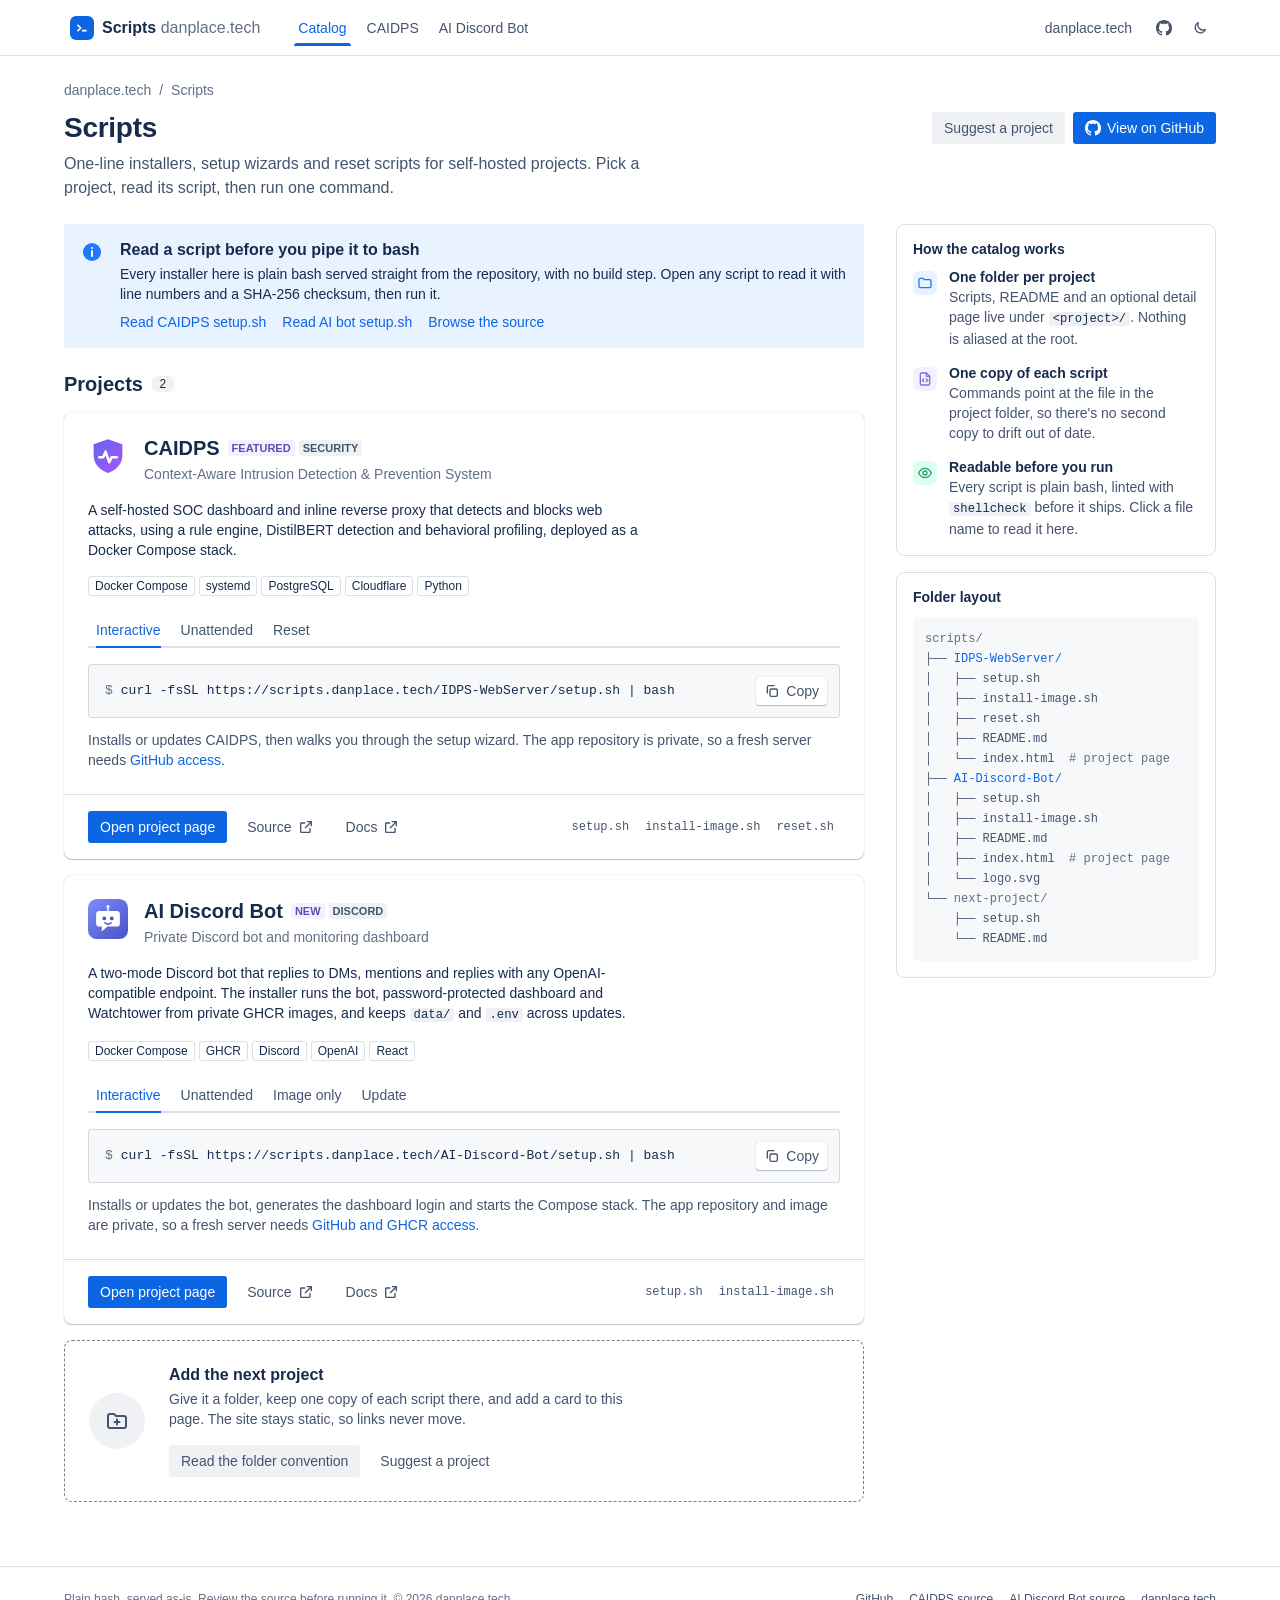
<file: index.html>
<!DOCTYPE html>
<html lang="en">
<head>
  <meta charset="UTF-8">
  <meta name="viewport" content="width=device-width, initial-scale=1.0">
  <title>Scripts catalog | danplace.tech</title>
  <meta name="description" content="Reviewed one-line installers, setup scripts and reset scripts for self-hosted danplace.tech projects.">
  <meta name="theme-color" content="#FFFFFF" media="(prefers-color-scheme: light)">
  <meta name="theme-color" content="#1D2125" media="(prefers-color-scheme: dark)">
  <meta property="og:title" content="Scripts | danplace.tech">
  <meta property="og:description" content="Reviewed one-line installers, setup scripts and reset scripts for self-hosted danplace.tech projects.">
  <meta property="og:type" content="website">
  <meta property="og:url" content="https://scripts.danplace.tech/">
  <meta name="twitter:card" content="summary">
  <link rel="canonical" href="https://scripts.danplace.tech/">
  <link rel="icon" href="favicon.svg" type="image/svg+xml">
  <script>
    try {
      var t = localStorage.getItem('ds-theme');
      if (t === 'light' || t === 'dark') document.documentElement.setAttribute('data-theme', t);
    } catch (e) {}
  </script>
  <link rel="stylesheet" href="assets/site.css?v=500451243d">
</head>
<body>
  <a class="skip-link" href="#main">Skip to content</a>

  <header class="topnav">
    <div class="topnav-inner">
      <a class="product" href="./" aria-label="Scripts catalog home">
        <span class="product-logo" aria-hidden="true"><svg class="icon"><use href="assets/icons.svg?v=500451243d#i-terminal"/></svg></span>
        <span>Scripts <span class="product-site">danplace.tech</span></span>
      </a>
      <nav aria-label="Primary">
        <ul class="nav-items">
          <li><a class="nav-item" href="./" aria-current="page">Catalog</a></li>
          <li><a class="nav-item" href="IDPS-WebServer/">CAIDPS</a></li>
          <li><a class="nav-item" href="AI-Discord-Bot/">AI Discord Bot</a></li>
        </ul>
      </nav>
      <div class="topnav-end">
        <a class="btn btn-subtle hide-small" href="https://danplace.tech" target="_blank" rel="noopener">danplace.tech</a>
        <a class="btn btn-subtle btn-icon" href="https://github.com/Jerit3787/scripts" target="_blank" rel="noopener" aria-label="Scripts repository on GitHub" title="Scripts repository on GitHub">
          <svg class="icon" aria-hidden="true"><use href="assets/icons.svg?v=500451243d#i-github"/></svg>
        </a>
        <button class="btn btn-subtle btn-icon theme-toggle" type="button" data-theme-toggle aria-label="Switch theme">
          <svg class="icon icon-moon" aria-hidden="true"><use href="assets/icons.svg?v=500451243d#i-moon"/></svg>
          <svg class="icon icon-sun" aria-hidden="true"><use href="assets/icons.svg?v=500451243d#i-sun"/></svg>
        </button>
      </div>
    </div>
  </header>

  <main id="main" class="page">
    <nav class="breadcrumbs" aria-label="Breadcrumb">
      <ol>
        <li><a href="https://danplace.tech" target="_blank" rel="noopener">danplace.tech</a></li>
        <li><span aria-current="page">Scripts</span></li>
      </ol>
    </nav>

    <div class="page-header">
      <div class="page-header-main">
        <h1 class="page-title">Scripts</h1>
        <p class="page-description">
          One-line installers, setup wizards and reset scripts for self-hosted projects.
          Pick a project, read its script, then run one command.
        </p>
      </div>
      <div class="btn-group">
        <a class="btn" href="https://github.com/Jerit3787/scripts/issues" target="_blank" rel="noopener">Suggest a project</a>
        <a class="btn btn-primary" href="https://github.com/Jerit3787/scripts" target="_blank" rel="noopener">
          <svg class="icon" aria-hidden="true"><use href="assets/icons.svg?v=500451243d#i-github"/></svg>
          View on GitHub
        </a>
      </div>
    </div>

    <div class="layout">
      <div class="stack">
        <section class="section-message" aria-labelledby="read-first-title">
          <svg class="icon-24" aria-hidden="true"><use href="assets/icons.svg?v=500451243d#i-info"/></svg>
          <div class="section-message-body">
            <h2 id="read-first-title" class="heading-small">Read a script before you pipe it to bash</h2>
            <p>Every installer here is plain bash served straight from the repository, with no build step. Open any script to read it with line numbers and a SHA-256 checksum, then run it.</p>
            <div class="section-message-actions">
              <a href="IDPS-WebServer/setup.sh" data-view-script data-source="https://github.com/Jerit3787/scripts/blob/main/IDPS-WebServer/setup.sh" data-description="CAIDPS installer and setup wizard">Read CAIDPS setup.sh</a>
              <a href="AI-Discord-Bot/setup.sh" data-view-script data-source="https://github.com/Jerit3787/scripts/blob/main/AI-Discord-Bot/setup.sh" data-description="AI Discord Bot installer">Read AI bot setup.sh</a>
              <a href="https://github.com/Jerit3787/scripts" target="_blank" rel="noopener">Browse the source</a>
            </div>
          </div>
        </section>

        <section class="stack-tight" id="catalog" aria-labelledby="catalog-title">
          <h2 id="catalog-title" class="section-heading">Projects <span class="badge" aria-label="2 projects">2</span></h2>

          <article class="card" aria-labelledby="caidps-title">
            <div class="card-body">
              <div class="project-head">
                <img class="project-logo" src="IDPS-WebServer/logo.svg" width="40" height="40" alt="">
                <div class="project-head-text">
                  <h3 id="caidps-title" class="project-title">
                    <a href="IDPS-WebServer/">CAIDPS</a>
                    <span class="lozenges">
                      <span class="lozenge lozenge-new">Featured</span>
                      <span class="lozenge">Security</span>
                    </span>
                  </h3>
                  <p class="project-subtitle">Context-Aware Intrusion Detection &amp; Prevention System</p>
                </div>
              </div>

              <p class="project-desc">
                A self-hosted SOC dashboard and inline reverse proxy that detects and blocks web attacks, using a
                rule engine, DistilBERT detection and behavioral profiling, deployed as a Docker Compose stack.
              </p>

              <ul class="tags" aria-label="Technologies">
                <li class="tag">Docker Compose</li>
                <li class="tag">systemd</li>
                <li class="tag">PostgreSQL</li>
                <li class="tag">Cloudflare</li>
                <li class="tag">Python</li>
              </ul>

              <div class="tabs" data-tabs>
                <div class="tab-list" role="tablist" aria-label="CAIDPS commands">
                  <button class="tab" type="button" role="tab" id="tab-interactive" aria-controls="panel-interactive" aria-selected="true">Interactive</button>
                  <button class="tab" type="button" role="tab" id="tab-unattended" aria-controls="panel-unattended" aria-selected="false" tabindex="-1">Unattended</button>
                  <button class="tab" type="button" role="tab" id="tab-reset" aria-controls="panel-reset" aria-selected="false" tabindex="-1">Reset</button>
                </div>

                <div class="tab-panel" role="tabpanel" id="panel-interactive" aria-labelledby="tab-interactive">
                  <div class="code-block">
                    <pre><span class="prompt" aria-hidden="true">$</span><code id="cmd-interactive">curl -fsSL https://scripts.danplace.tech/IDPS-WebServer/setup.sh | bash</code></pre>
                    <button class="btn" type="button" data-copy-target="cmd-interactive" aria-label="Copy interactive install command">
                      <svg class="icon icon-copy" aria-hidden="true"><use href="assets/icons.svg?v=500451243d#i-copy"/></svg>
                      <svg class="icon icon-check" aria-hidden="true"><use href="assets/icons.svg?v=500451243d#i-check"/></svg>
                      <span class="copy-label">Copy</span>
                    </button>
                  </div>
                  <p>Installs or updates CAIDPS, then walks you through the setup wizard. The app repository is private, so a fresh server needs <a href="IDPS-WebServer/#install">GitHub access</a>.</p>
                </div>

                <div class="tab-panel" role="tabpanel" id="panel-unattended" aria-labelledby="tab-unattended" hidden>
                  <div class="code-block">
                    <pre><span class="prompt" aria-hidden="true">$</span><code id="cmd-unattended">curl -fsSL https://scripts.danplace.tech/IDPS-WebServer/setup.sh | CAIDPS_NON_INTERACTIVE=1 bash</code></pre>
                    <button class="btn" type="button" data-copy-target="cmd-unattended" aria-label="Copy unattended install command">
                      <svg class="icon icon-copy" aria-hidden="true"><use href="assets/icons.svg?v=500451243d#i-copy"/></svg>
                      <svg class="icon icon-check" aria-hidden="true"><use href="assets/icons.svg?v=500451243d#i-check"/></svg>
                      <span class="copy-label">Copy</span>
                    </button>
                  </div>
                  <p>Production install with the Docker Compose stack and no prompts. For an install without a git checkout, use the <a href="IDPS-WebServer/#image-only">image-only command</a>.</p>
                </div>

                <div class="tab-panel" role="tabpanel" id="panel-reset" aria-labelledby="tab-reset" hidden>
                  <div class="code-block">
                    <pre><span class="prompt" aria-hidden="true">$</span><code id="cmd-reset">curl -fsSL https://scripts.danplace.tech/IDPS-WebServer/reset.sh | bash</code></pre>
                    <button class="btn" type="button" data-copy-target="cmd-reset" aria-label="Copy reset command">
                      <svg class="icon icon-copy" aria-hidden="true"><use href="assets/icons.svg?v=500451243d#i-copy"/></svg>
                      <svg class="icon icon-check" aria-hidden="true"><use href="assets/icons.svg?v=500451243d#i-check"/></svg>
                      <span class="copy-label">Copy</span>
                    </button>
                  </div>
                  <p>Deletes local CAIDPS data, database and volumes after you type <code>reset</code>. Back up first with <code>scripts/backup.sh create</code>, and see <a href="IDPS-WebServer/#reset">what it removes</a>.</p>
                </div>
              </div>
            </div>

            <div class="card-footer">
              <div class="btn-group">
                <a class="btn btn-primary" href="IDPS-WebServer/">Open project page</a>
                <a class="btn btn-subtle" href="https://github.com/Jerit3787/IDPS-WebServer" target="_blank" rel="noopener">
                  Source <svg class="icon" aria-hidden="true"><use href="assets/icons.svg?v=500451243d#i-external"/></svg>
                </a>
                <a class="btn btn-subtle" href="https://github.com/Jerit3787/scripts/blob/main/IDPS-WebServer/README.md" target="_blank" rel="noopener">
                  Docs <svg class="icon" aria-hidden="true"><use href="assets/icons.svg?v=500451243d#i-external"/></svg>
                </a>
              </div>
              <ul class="file-chips" aria-label="Scripts in this project">
                <li><a href="IDPS-WebServer/setup.sh" data-view-script data-source="https://github.com/Jerit3787/scripts/blob/main/IDPS-WebServer/setup.sh" data-description="CAIDPS installer and setup wizard">setup.sh</a></li>
                <li><a href="IDPS-WebServer/install-image.sh" data-view-script data-source="https://github.com/Jerit3787/scripts/blob/main/IDPS-WebServer/install-image.sh" data-description="CAIDPS image-only bootstrap">install-image.sh</a></li>
                <li><a href="IDPS-WebServer/reset.sh" data-view-script data-source="https://github.com/Jerit3787/scripts/blob/main/IDPS-WebServer/reset.sh" data-description="CAIDPS factory reset">reset.sh</a></li>
              </ul>
            </div>
          </article>

          <article class="card" aria-labelledby="ai-bot-title">
            <div class="card-body">
              <div class="project-head">
                <img class="project-logo" src="AI-Discord-Bot/logo.svg" width="40" height="40" alt="">
                <div class="project-head-text">
                  <h3 id="ai-bot-title" class="project-title">
                    <a href="AI-Discord-Bot/">AI Discord Bot</a>
                    <span class="lozenges">
                      <span class="lozenge lozenge-new">New</span>
                      <span class="lozenge">Discord</span>
                    </span>
                  </h3>
                  <p class="project-subtitle">Private Discord bot and monitoring dashboard</p>
                </div>
              </div>

              <p class="project-desc">
                A two-mode Discord bot that replies to DMs, mentions and replies with any OpenAI-compatible
                endpoint. The installer runs the bot, password-protected dashboard and Watchtower from private
                GHCR images, and keeps <code>data/</code> and <code>.env</code> across updates.
              </p>

              <ul class="tags" aria-label="Technologies">
                <li class="tag">Docker Compose</li>
                <li class="tag">GHCR</li>
                <li class="tag">Discord</li>
                <li class="tag">OpenAI</li>
                <li class="tag">React</li>
              </ul>

              <div class="tabs" data-tabs>
                <div class="tab-list" role="tablist" aria-label="AI Discord Bot commands">
                  <button class="tab" type="button" role="tab" id="tab-ai-interactive" aria-controls="panel-ai-interactive" aria-selected="true">Interactive</button>
                  <button class="tab" type="button" role="tab" id="tab-ai-unattended" aria-controls="panel-ai-unattended" aria-selected="false" tabindex="-1">Unattended</button>
                  <button class="tab" type="button" role="tab" id="tab-ai-image" aria-controls="panel-ai-image" aria-selected="false" tabindex="-1">Image only</button>
                  <button class="tab" type="button" role="tab" id="tab-ai-update" aria-controls="panel-ai-update" aria-selected="false" tabindex="-1">Update</button>
                </div>

                <div class="tab-panel" role="tabpanel" id="panel-ai-interactive" aria-labelledby="tab-ai-interactive">
                  <div class="code-block">
                    <pre><span class="prompt" aria-hidden="true">$</span><code id="cmd-ai-interactive">curl -fsSL https://scripts.danplace.tech/AI-Discord-Bot/setup.sh | bash</code></pre>
                    <button class="btn" type="button" data-copy-target="cmd-ai-interactive" aria-label="Copy interactive install command">
                      <svg class="icon icon-copy" aria-hidden="true"><use href="assets/icons.svg?v=500451243d#i-copy"/></svg>
                      <svg class="icon icon-check" aria-hidden="true"><use href="assets/icons.svg?v=500451243d#i-check"/></svg>
                      <span class="copy-label">Copy</span>
                    </button>
                  </div>
                  <p>Installs or updates the bot, generates the dashboard login and starts the Compose stack. The app repository and image are private, so a fresh server needs <a href="AI-Discord-Bot/#install">GitHub and GHCR access</a>.</p>
                </div>

                <div class="tab-panel" role="tabpanel" id="panel-ai-unattended" aria-labelledby="tab-ai-unattended" hidden>
                  <div class="code-block">
                    <pre><span class="prompt" aria-hidden="true">$</span><code id="cmd-ai-unattended">curl -fsSL https://scripts.danplace.tech/AI-Discord-Bot/setup.sh | \
  GITHUB_TOKEN=... GHCR_USER='&lt;your GitHub username&gt;' \
  DISCORD_TOKEN=... OPENAI_API_KEY=... \
  AI_DISCORD_BOT_NON_INTERACTIVE=1 bash</code></pre>
                    <button class="btn" type="button" data-copy-target="cmd-ai-unattended" aria-label="Copy unattended install command">
                      <svg class="icon icon-copy" aria-hidden="true"><use href="assets/icons.svg?v=500451243d#i-copy"/></svg>
                      <svg class="icon icon-check" aria-hidden="true"><use href="assets/icons.svg?v=500451243d#i-check"/></svg>
                      <span class="copy-label">Copy</span>
                    </button>
                  </div>
                  <p>No prompts. A fresh unattended install needs the Discord token and API key; the dashboard password is generated and printed once. Add <code>DASHBOARD_HOST_IP</code> to publish it on a Tailscale or LAN address.</p>
                </div>

                <div class="tab-panel" role="tabpanel" id="panel-ai-image" aria-labelledby="tab-ai-image" hidden>
                  <div class="code-block">
                    <pre><span class="prompt" aria-hidden="true">$</span><code id="cmd-ai-image">curl -fsSL https://scripts.danplace.tech/AI-Discord-Bot/install-image.sh | \
  GHCR_TOKEN=... GHCR_USER='&lt;your GitHub username&gt;' bash</code></pre>
                    <button class="btn" type="button" data-copy-target="cmd-ai-image" aria-label="Copy image-only install command">
                      <svg class="icon icon-copy" aria-hidden="true"><use href="assets/icons.svg?v=500451243d#i-copy"/></svg>
                      <svg class="icon icon-check" aria-hidden="true"><use href="assets/icons.svg?v=500451243d#i-check"/></svg>
                      <span class="copy-label">Copy</span>
                    </button>
                  </div>
                  <p>Pulls the image and extracts the Compose file and host tools from <code>/app/host-bundle</code>. It never clones the repository; <code>.env</code> and <code>data/</code> are preserved on re-runs.</p>
                </div>

                <div class="tab-panel" role="tabpanel" id="panel-ai-update" aria-labelledby="tab-ai-update" hidden>
                  <div class="code-block">
                    <pre><span class="prompt" aria-hidden="true">$</span><code id="cmd-ai-update">curl -fsSL https://scripts.danplace.tech/AI-Discord-Bot/setup.sh | bash

# Update the image and image-only host bundle
discord-bot update</code></pre>
                    <button class="btn" type="button" data-copy-target="cmd-ai-update" aria-label="Copy update command">
                      <svg class="icon icon-copy" aria-hidden="true"><use href="assets/icons.svg?v=500451243d#i-copy"/></svg>
                      <svg class="icon icon-check" aria-hidden="true"><use href="assets/icons.svg?v=500451243d#i-check"/></svg>
                      <span class="copy-label">Copy</span>
                    </button>
                  </div>
                  <p><code>discord-bot update</code> pulls the image and, on an image-only install, refreshes the host bundle. Re-running the installer also fast-forwards a full checkout. <code>.env</code> and <code>data/</code> are preserved.</p>
                </div>
              </div>
            </div>

            <div class="card-footer">
              <div class="btn-group">
                <a class="btn btn-primary" href="AI-Discord-Bot/">Open project page</a>
                <a class="btn btn-subtle" href="https://github.com/Jerit3787/ai-discord-bot" target="_blank" rel="noopener">
                  Source <svg class="icon" aria-hidden="true"><use href="assets/icons.svg?v=500451243d#i-external"/></svg>
                </a>
                <a class="btn btn-subtle" href="https://github.com/Jerit3787/scripts/blob/main/AI-Discord-Bot/README.md" target="_blank" rel="noopener">
                  Docs <svg class="icon" aria-hidden="true"><use href="assets/icons.svg?v=500451243d#i-external"/></svg>
                </a>
              </div>
              <ul class="file-chips" aria-label="Scripts in this project">
                <li><a href="AI-Discord-Bot/setup.sh" data-view-script data-source="https://github.com/Jerit3787/scripts/blob/main/AI-Discord-Bot/setup.sh" data-description="AI Discord Bot installer">setup.sh</a></li>
                <li><a href="AI-Discord-Bot/install-image.sh" data-view-script data-source="https://github.com/Jerit3787/scripts/blob/main/AI-Discord-Bot/install-image.sh" data-description="AI Discord Bot image-only installer">install-image.sh</a></li>
              </ul>
            </div>
          </article>

          <div class="empty-state">
            <span class="empty-state-art" aria-hidden="true"><svg class="icon-24"><use href="assets/icons.svg?v=500451243d#i-folder-plus"/></svg></span>
            <div>
              <h3 class="heading-small">Add the next project</h3>
              <p>Give it a folder, keep one copy of each script there, and add a card to this page. The site stays static, so links never move.</p>
              <div class="btn-group">
                <a class="btn" href="https://github.com/Jerit3787/scripts#adding-a-project" target="_blank" rel="noopener">Read the folder convention</a>
                <a class="btn btn-subtle" href="https://github.com/Jerit3787/scripts/issues" target="_blank" rel="noopener">Suggest a project</a>
              </div>
            </div>
          </div>
        </section>
      </div>

      <aside id="how" aria-labelledby="how-title">
        <section class="panel">
          <h2 id="how-title" class="panel-title">How the catalog works</h2>
          <ul class="rule-list">
            <li>
              <span class="icon-tile tile-blue" aria-hidden="true"><svg class="icon"><use href="assets/icons.svg?v=500451243d#i-folder"/></svg></span>
              <div>
                <h3 class="heading-xsmall">One folder per project</h3>
                <p>Scripts, README and an optional detail page live under <code>&lt;project&gt;/</code>. Nothing is aliased at the root.</p>
              </div>
            </li>
            <li>
              <span class="icon-tile tile-purple" aria-hidden="true"><svg class="icon"><use href="assets/icons.svg?v=500451243d#i-file-code"/></svg></span>
              <div>
                <h3 class="heading-xsmall">One copy of each script</h3>
                <p>Commands point at the file in the project folder, so there's no second copy to drift out of date.</p>
              </div>
            </li>
            <li>
              <span class="icon-tile tile-green" aria-hidden="true"><svg class="icon"><use href="assets/icons.svg?v=500451243d#i-eye"/></svg></span>
              <div>
                <h3 class="heading-xsmall">Readable before you run</h3>
                <p>Every script is plain bash, linted with <code>shellcheck</code> before it ships. Click a file name to read it here.</p>
              </div>
            </li>
          </ul>
        </section>

        <section class="panel" aria-labelledby="layout-title">
          <h2 id="layout-title" class="panel-title">Folder layout</h2>
          <pre class="tree" aria-label="Project folder convention"><span class="dim">scripts/</span>
├── <span class="hl">IDPS-WebServer/</span>
│   ├── setup.sh
│   ├── install-image.sh
│   ├── reset.sh
│   ├── README.md
│   └── index.html  <span class="dim"># project page</span>
├── <span class="hl">AI-Discord-Bot/</span>
│   ├── setup.sh
│   ├── install-image.sh
│   ├── README.md
│   ├── index.html  <span class="dim"># project page</span>
│   └── logo.svg
└── <span class="dim">next-project/</span>
    ├── setup.sh
    └── README.md</pre>
        </section>
      </aside>
    </div>
  </main>

  <footer class="site-footer">
    <div class="site-footer-inner">
      <p>Plain bash, served as-is. Review the source before running it. © 2026 danplace.tech</p>
      <ul class="footer-links">
        <li><a href="https://github.com/Jerit3787/scripts" target="_blank" rel="noopener">GitHub</a></li>
        <li><a href="https://github.com/Jerit3787/IDPS-WebServer" target="_blank" rel="noopener">CAIDPS source</a></li>
        <li><a href="https://github.com/Jerit3787/ai-discord-bot" target="_blank" rel="noopener">AI Discord Bot source</a></li>
        <li><a href="https://danplace.tech" target="_blank" rel="noopener">danplace.tech</a></li>
      </ul>
    </div>
  </footer>

  <script src="assets/site.js?v=500451243d"></script>
</body>
</html>
</file>
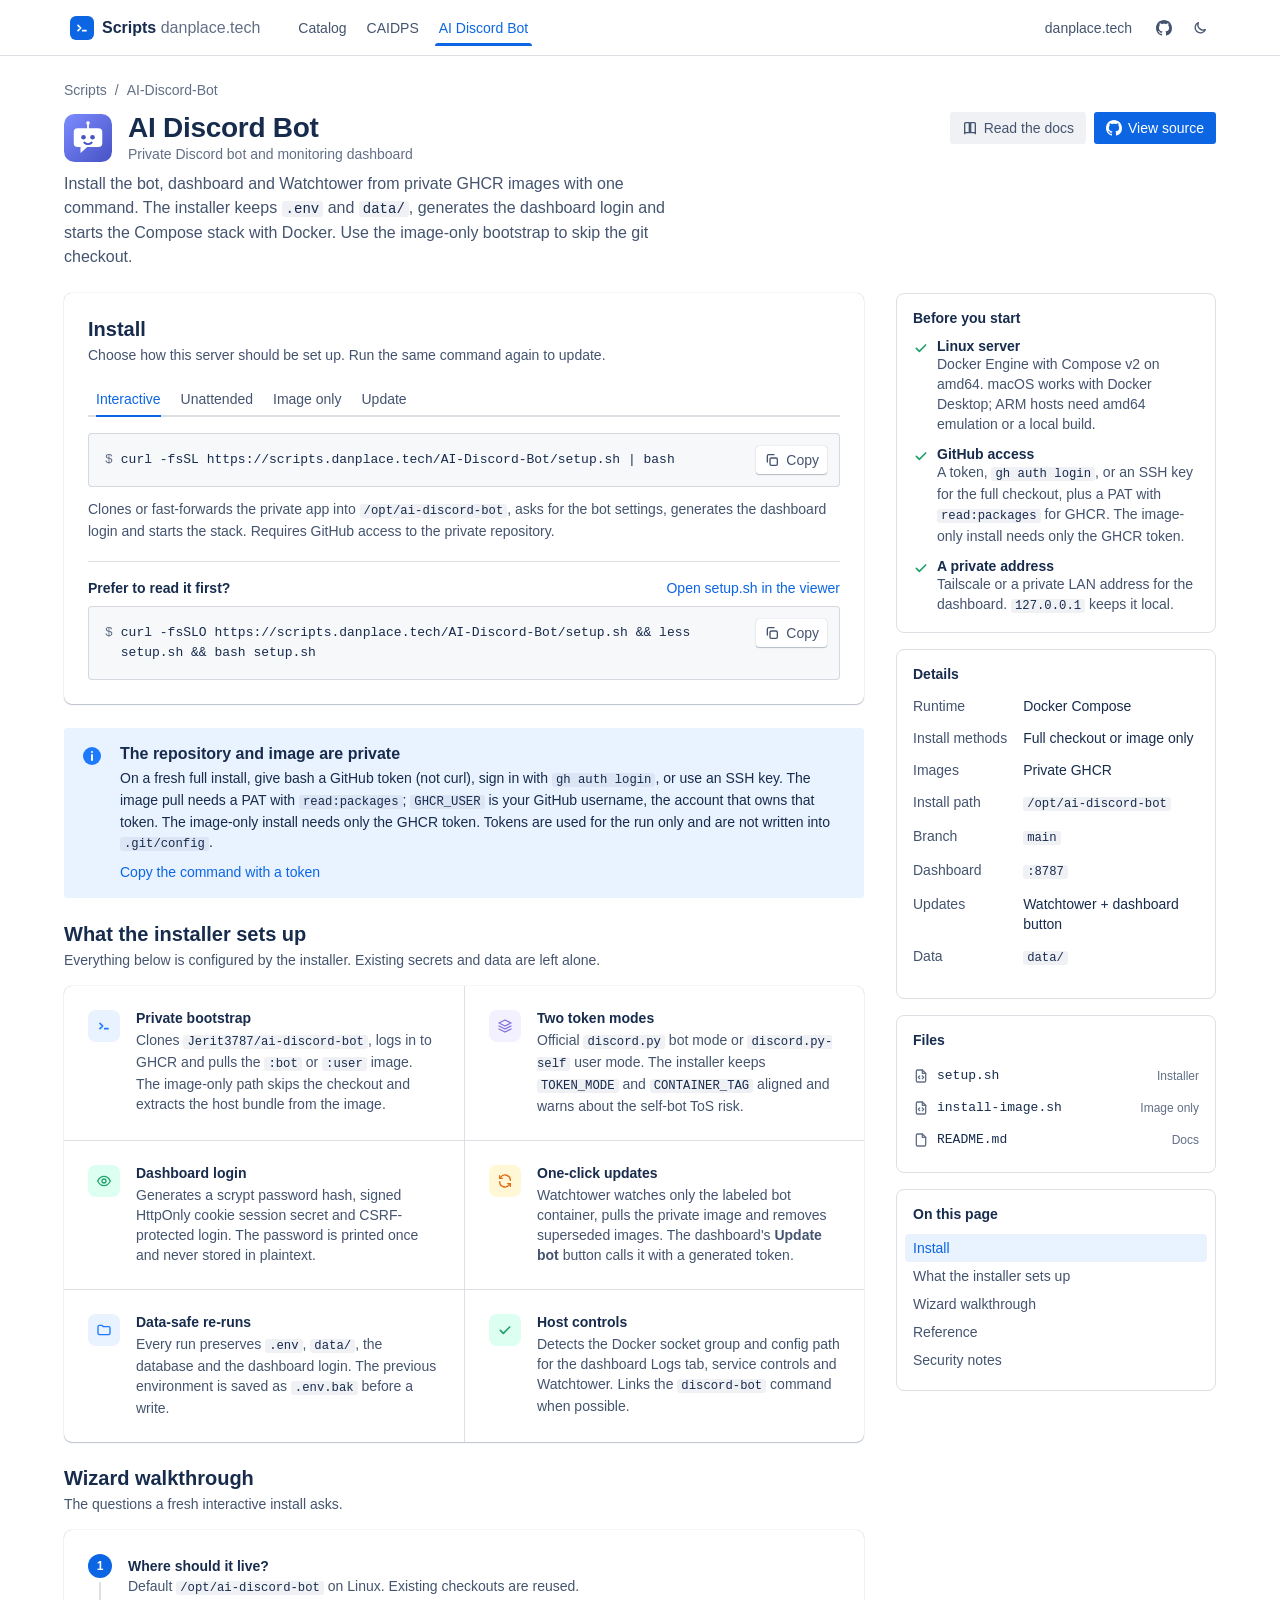
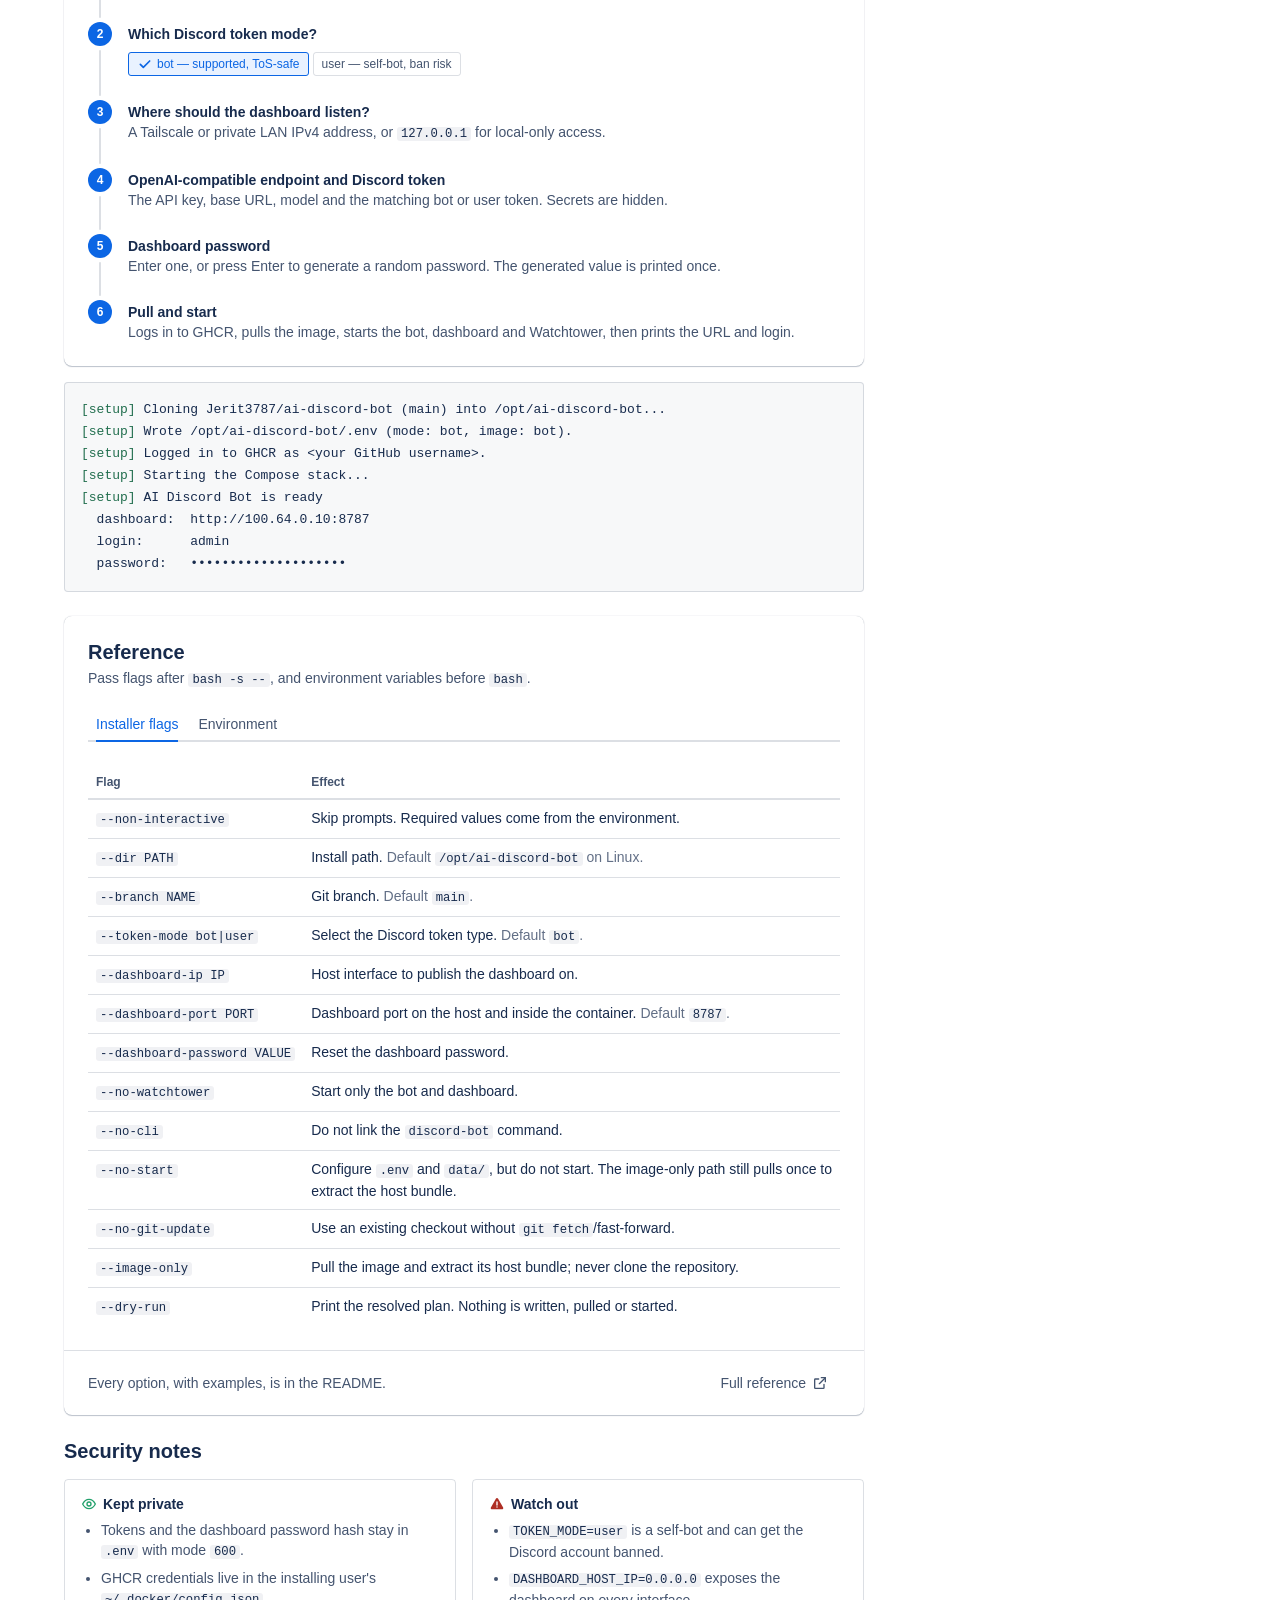
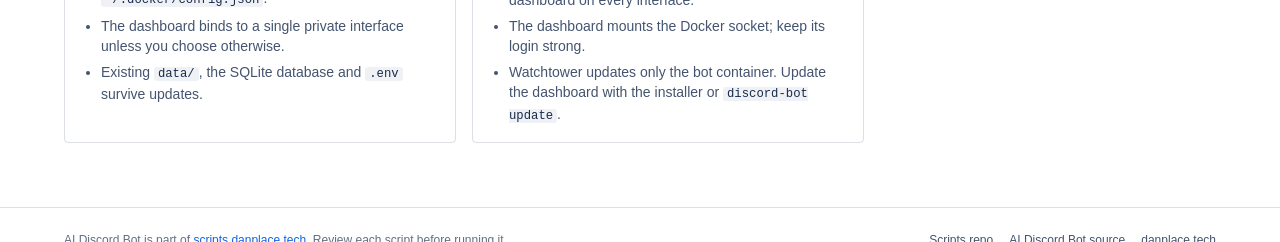
<file: AI-Discord-Bot/index.html>
<!DOCTYPE html>
<html lang="en">
<head>
  <meta charset="UTF-8">
  <meta name="viewport" content="width=device-width, initial-scale=1.0">
  <title>AI Discord Bot installer | scripts.danplace.tech</title>
  <meta name="description" content="One-line installer for the AI Discord Bot: full checkout or image-only, private GHCR images, Docker Compose, password-protected dashboard, generated login and Watchtower updates.">
  <link rel="canonical" href="https://scripts.danplace.tech/AI-Discord-Bot/">
  <meta name="theme-color" content="#FFFFFF" media="(prefers-color-scheme: light)">
  <meta name="theme-color" content="#1D2125" media="(prefers-color-scheme: dark)">
  <meta property="og:title" content="AI Discord Bot | scripts.danplace.tech">
  <meta property="og:description" content="Full-checkout or image-only installer for a private Discord bot and dashboard with Docker Compose, GHCR and Watchtower.">
  <meta property="og:type" content="website">
  <meta property="og:url" content="https://scripts.danplace.tech/AI-Discord-Bot/">
  <meta name="twitter:card" content="summary">
  <link rel="icon" href="logo.svg" type="image/svg+xml">
  <script>
    try {
      var t = localStorage.getItem('ds-theme');
      if (t === 'light' || t === 'dark') document.documentElement.setAttribute('data-theme', t);
    } catch (e) {}
  </script>
  <link rel="stylesheet" href="../assets/site.css?v=500451243d">
</head>
<body>
  <a class="skip-link" href="#main">Skip to content</a>

  <header class="topnav">
    <div class="topnav-inner">
      <a class="product" href="../" aria-label="Scripts catalog home">
        <span class="product-logo" aria-hidden="true"><svg class="icon"><use href="../assets/icons.svg?v=500451243d#i-terminal"/></svg></span>
        <span>Scripts <span class="product-site">danplace.tech</span></span>
      </a>
      <nav aria-label="Primary">
        <ul class="nav-items">
          <li><a class="nav-item" href="../">Catalog</a></li>
          <li><a class="nav-item" href="../IDPS-WebServer/">CAIDPS</a></li>
          <li><a class="nav-item" href="./" aria-current="page">AI Discord Bot</a></li>
        </ul>
      </nav>
      <div class="topnav-end">
        <a class="btn btn-subtle hide-small" href="https://danplace.tech" target="_blank" rel="noopener">danplace.tech</a>
        <a class="btn btn-subtle btn-icon" href="https://github.com/Jerit3787/scripts" target="_blank" rel="noopener" aria-label="Scripts repository on GitHub" title="Scripts repository on GitHub">
          <svg class="icon" aria-hidden="true"><use href="../assets/icons.svg?v=500451243d#i-github"/></svg>
        </a>
        <button class="btn btn-subtle btn-icon theme-toggle" type="button" data-theme-toggle aria-label="Switch theme">
          <svg class="icon icon-moon" aria-hidden="true"><use href="../assets/icons.svg?v=500451243d#i-moon"/></svg>
          <svg class="icon icon-sun" aria-hidden="true"><use href="../assets/icons.svg?v=500451243d#i-sun"/></svg>
        </button>
      </div>
    </div>
  </header>

  <main id="main" class="page">
    <nav class="breadcrumbs" aria-label="Breadcrumb">
      <ol>
        <li><a href="../">Scripts</a></li>
        <li><span aria-current="page">AI-Discord-Bot</span></li>
      </ol>
    </nav>

    <div class="page-header">
      <div class="page-header-main">
        <div class="page-title-row">
          <img class="project-logo project-logo-large" src="logo.svg" width="48" height="48" alt="">
          <div>
            <h1 class="page-title">AI Discord Bot</h1>
            <p class="subtlest">Private Discord bot and monitoring dashboard</p>
          </div>
        </div>
        <p class="page-description">
          Install the bot, dashboard and Watchtower from private GHCR images with one command. The
          installer keeps <code>.env</code> and <code>data/</code>, generates the dashboard login and
          starts the Compose stack with Docker. Use the image-only bootstrap to skip the git checkout.
        </p>
      </div>
      <div class="btn-group">
        <a class="btn" href="https://github.com/Jerit3787/scripts/blob/main/AI-Discord-Bot/README.md" target="_blank" rel="noopener">
          <svg class="icon" aria-hidden="true"><use href="../assets/icons.svg?v=500451243d#i-book"/></svg>
          Read the docs
        </a>
        <a class="btn btn-primary" href="https://github.com/Jerit3787/ai-discord-bot" target="_blank" rel="noopener">
          <svg class="icon" aria-hidden="true"><use href="../assets/icons.svg?v=500451243d#i-github"/></svg>
          View source
        </a>
      </div>
    </div>

    <div class="layout">
      <div class="stack">
        <section class="card" id="install" aria-labelledby="install-title">
          <div class="card-body">
            <h2 id="install-title" class="section-heading">Install</h2>
            <p class="section-intro">Choose how this server should be set up. Run the same command again to update.</p>

            <div class="tabs" data-tabs>
              <div class="tab-list" role="tablist" aria-label="Install commands">
                <button class="tab" type="button" role="tab" id="tab-interactive" data-hash="interactive" aria-controls="panel-interactive" aria-selected="true">Interactive</button>
                <button class="tab" type="button" role="tab" id="tab-unattended" data-hash="unattended" aria-controls="panel-unattended" aria-selected="false" tabindex="-1">Unattended</button>
                <button class="tab" type="button" role="tab" id="tab-image" data-hash="image-only" aria-controls="panel-image" aria-selected="false" tabindex="-1">Image only</button>
                <button class="tab" type="button" role="tab" id="tab-update" data-hash="update" aria-controls="panel-update" aria-selected="false" tabindex="-1">Update</button>
              </div>

              <div class="tab-panel" role="tabpanel" id="panel-interactive" aria-labelledby="tab-interactive">
                <div class="code-block">
                  <pre><span class="prompt" aria-hidden="true">$</span><code id="cmd-interactive">curl -fsSL https://scripts.danplace.tech/AI-Discord-Bot/setup.sh | bash</code></pre>
                  <button class="btn" type="button" data-copy-target="cmd-interactive" aria-label="Copy interactive install command">
                    <svg class="icon icon-copy" aria-hidden="true"><use href="../assets/icons.svg?v=500451243d#i-copy"/></svg>
                    <svg class="icon icon-check" aria-hidden="true"><use href="../assets/icons.svg?v=500451243d#i-check"/></svg>
                    <span class="copy-label">Copy</span>
                  </button>
                </div>
                <p>Clones or fast-forwards the private app into <code>/opt/ai-discord-bot</code>, asks for the bot settings, generates the dashboard login and starts the stack. Requires GitHub access to the private repository.</p>

                <div class="alt-command">
                  <div class="alt-command-head">
                    <h3 class="heading-xsmall">Prefer to read it first?</h3>
                    <a class="link-button" href="setup.sh" data-view-script data-source="https://github.com/Jerit3787/scripts/blob/main/AI-Discord-Bot/setup.sh" data-description="AI Discord Bot installer">Open setup.sh in the viewer</a>
                  </div>
                  <div class="code-block">
                    <pre><span class="prompt" aria-hidden="true">$</span><code id="cmd-download">curl -fsSLO https://scripts.danplace.tech/AI-Discord-Bot/setup.sh &amp;&amp; less setup.sh &amp;&amp; bash setup.sh</code></pre>
                    <button class="btn" type="button" data-copy-target="cmd-download" aria-label="Copy download-first command">
                      <svg class="icon icon-copy" aria-hidden="true"><use href="../assets/icons.svg?v=500451243d#i-copy"/></svg>
                      <svg class="icon icon-check" aria-hidden="true"><use href="../assets/icons.svg?v=500451243d#i-check"/></svg>
                      <span class="copy-label">Copy</span>
                    </button>
                  </div>
                </div>
              </div>

              <div class="tab-panel" role="tabpanel" id="panel-unattended" aria-labelledby="tab-unattended" hidden>
                <div class="code-block">
                  <pre><span class="prompt" aria-hidden="true">$</span><code id="cmd-unattended">curl -fsSL https://scripts.danplace.tech/AI-Discord-Bot/setup.sh | \
  GITHUB_TOKEN='&lt;repo + read:packages PAT&gt;' \
  GHCR_USER='&lt;your GitHub username&gt;' \
  DISCORD_TOKEN='&lt;bot token&gt;' \
  OPENAI_API_KEY='&lt;OpenAI-compatible key&gt;' \
  TOKEN_MODE=bot DASHBOARD_HOST_IP=100.64.0.10 \
  AI_DISCORD_BOT_NON_INTERACTIVE=1 bash</code></pre>
                  <button class="btn" type="button" data-copy-target="cmd-unattended" aria-label="Copy unattended install command">
                    <svg class="icon icon-copy" aria-hidden="true"><use href="../assets/icons.svg?v=500451243d#i-copy"/></svg>
                    <svg class="icon icon-check" aria-hidden="true"><use href="../assets/icons.svg?v=500451243d#i-check"/></svg>
                    <span class="copy-label">Copy</span>
                  </button>
                </div>
                <p>No prompts. A fresh unattended install needs the Discord token and API key; the dashboard password is generated and printed once. Set <code>GHCR_TOKEN</code> separately if <code>GITHUB_TOKEN</code> does not have <code>read:packages</code>.</p>
              </div>

              <div class="tab-panel" role="tabpanel" id="panel-image" aria-labelledby="tab-image" hidden>
                <div class="code-block">
                  <pre><span class="prompt" aria-hidden="true">$</span><code id="cmd-image">curl -fsSL https://scripts.danplace.tech/AI-Discord-Bot/install-image.sh | \
  GHCR_TOKEN='&lt;read:packages PAT&gt;' \
  GHCR_USER='&lt;your GitHub username&gt;' \
  bash</code></pre>
                  <button class="btn" type="button" data-copy-target="cmd-image" aria-label="Copy image-only install command">
                    <svg class="icon icon-copy" aria-hidden="true"><use href="../assets/icons.svg?v=500451243d#i-copy"/></svg>
                    <svg class="icon icon-check" aria-hidden="true"><use href="../assets/icons.svg?v=500451243d#i-check"/></svg>
                    <span class="copy-label">Copy</span>
                  </button>
                </div>
                <p>Pulls the released image and extracts the Compose file and host tools from <code>/app/host-bundle</code>. It never clones the repository. Re-run to pull a new image; <code>.env</code> and <code>data/</code> are preserved. Python 3 is used only for the dashboard login.</p>
                <div class="alt-command">
                  <div class="alt-command-head">
                    <h3 class="heading-xsmall">Prefer to read it first?</h3>
                    <a class="link-button" href="install-image.sh" data-view-script data-source="https://github.com/Jerit3787/scripts/blob/main/AI-Discord-Bot/install-image.sh" data-description="AI Discord Bot image-only installer">Open install-image.sh in the viewer</a>
                  </div>
                </div>
              </div>

              <div class="tab-panel" role="tabpanel" id="panel-update" aria-labelledby="tab-update" hidden>
                <div class="code-block">
                  <pre><span class="prompt" aria-hidden="true">$</span><code id="cmd-update">curl -fsSL https://scripts.danplace.tech/AI-Discord-Bot/setup.sh | \
  GITHUB_TOKEN='&lt;repo PAT&gt;' bash

# Or update the image and the image-only host bundle
discord-bot update</code></pre>
                  <button class="btn" type="button" data-copy-target="cmd-update" aria-label="Copy update command">
                    <svg class="icon icon-copy" aria-hidden="true"><use href="../assets/icons.svg?v=500451243d#i-copy"/></svg>
                    <svg class="icon icon-check" aria-hidden="true"><use href="../assets/icons.svg?v=500451243d#i-check"/></svg>
                    <span class="copy-label">Copy</span>
                  </button>
                </div>
                <p><code>discord-bot update</code> pulls the image, refreshes an image-only host bundle, and recreates the containers. The installer also fast-forwards a full checkout and keeps <code>.env</code> and <code>data/</code>.</p>
              </div>
            </div>
          </div>
        </section>

        <section class="section-message" aria-labelledby="private-title">
          <svg class="icon-24" aria-hidden="true"><use href="../assets/icons.svg?v=500451243d#i-info"/></svg>
          <div class="section-message-body">
            <h2 id="private-title" class="heading-small">The repository and image are private</h2>
            <p>On a fresh full install, give bash a GitHub token (not curl), sign in with <code>gh auth login</code>, or use an SSH key. The image pull needs a PAT with <code>read:packages</code>; <code>GHCR_USER</code> is your GitHub username, the account that owns that token. The image-only install needs only the GHCR token. Tokens are used for the run only and are not written into <code>.git/config</code>.</p>
            <div class="section-message-actions">
              <button class="link-button" type="button" data-copy="curl -fsSL https://scripts.danplace.tech/AI-Discord-Bot/setup.sh | GITHUB_TOKEN=... GHCR_USER='&lt;your GitHub username&gt;' bash" data-copy-flag="Token command copied">Copy the command with a token</button>
            </div>
          </div>
        </section>

        <section class="stack-tight" id="features" aria-labelledby="features-title">
          <div>
            <h2 id="features-title" class="section-heading">What the installer sets up</h2>
            <p class="section-intro">Everything below is configured by the installer. Existing secrets and data are left alone.</p>
          </div>
          <div class="card feature-grid">
            <div class="feature">
              <span class="icon-tile icon-tile-large tile-blue" aria-hidden="true"><svg class="icon"><use href="../assets/icons.svg?v=500451243d#i-terminal"/></svg></span>
              <div>
                <h3 class="heading-xsmall">Private bootstrap</h3>
                <p>Clones <code>Jerit3787/ai-discord-bot</code>, logs in to GHCR and pulls the <code>:bot</code> or <code>:user</code> image. The image-only path skips the checkout and extracts the host bundle from the image.</p>
              </div>
            </div>
            <div class="feature">
              <span class="icon-tile icon-tile-large tile-purple" aria-hidden="true"><svg class="icon"><use href="../assets/icons.svg?v=500451243d#i-layers"/></svg></span>
              <div>
                <h3 class="heading-xsmall">Two token modes</h3>
                <p>Official <code>discord.py</code> bot mode or <code>discord.py-self</code> user mode. The installer keeps <code>TOKEN_MODE</code> and <code>CONTAINER_TAG</code> aligned and warns about the self-bot ToS risk.</p>
              </div>
            </div>
            <div class="feature">
              <span class="icon-tile icon-tile-large tile-green" aria-hidden="true"><svg class="icon"><use href="../assets/icons.svg?v=500451243d#i-eye"/></svg></span>
              <div>
                <h3 class="heading-xsmall">Dashboard login</h3>
                <p>Generates a scrypt password hash, signed HttpOnly cookie session secret and CSRF-protected login. The password is printed once and never stored in plaintext.</p>
              </div>
            </div>
            <div class="feature">
              <span class="icon-tile icon-tile-large tile-orange" aria-hidden="true"><svg class="icon"><use href="../assets/icons.svg?v=500451243d#i-refresh"/></svg></span>
              <div>
                <h3 class="heading-xsmall">One-click updates</h3>
                <p>Watchtower watches only the labeled bot container, pulls the private image and removes superseded images. The dashboard's <strong>Update bot</strong> button calls it with a generated token.</p>
              </div>
            </div>
            <div class="feature">
              <span class="icon-tile icon-tile-large tile-blue" aria-hidden="true"><svg class="icon"><use href="../assets/icons.svg?v=500451243d#i-folder"/></svg></span>
              <div>
                <h3 class="heading-xsmall">Data-safe re-runs</h3>
                <p>Every run preserves <code>.env</code>, <code>data/</code>, the database and the dashboard login. The previous environment is saved as <code>.env.bak</code> before a write.</p>
              </div>
            </div>
            <div class="feature">
              <span class="icon-tile icon-tile-large tile-green" aria-hidden="true"><svg class="icon"><use href="../assets/icons.svg?v=500451243d#i-check"/></svg></span>
              <div>
                <h3 class="heading-xsmall">Host controls</h3>
                <p>Detects the Docker socket group and config path for the dashboard Logs tab, service controls and Watchtower. Links the <code>discord-bot</code> command when possible.</p>
              </div>
            </div>
          </div>
        </section>

        <section class="stack-tight" id="walkthrough" aria-labelledby="walkthrough-title">
          <div>
            <h2 id="walkthrough-title" class="section-heading">Wizard walkthrough</h2>
            <p class="section-intro">The questions a fresh interactive install asks.</p>
          </div>
          <div class="card card-body">
            <ol class="steps">
              <li>
                <div>
                  <p class="step-question">Where should it live?</p>
                  <p class="subtle">Default <code>/opt/ai-discord-bot</code> on Linux. Existing checkouts are reused.</p>
                </div>
              </li>
              <li>
                <div>
                  <p class="step-question">Which Discord token mode?</p>
                  <ul class="choices">
                    <li class="choice is-default"><svg class="icon" aria-hidden="true"><use href="../assets/icons.svg?v=500451243d#i-check"/></svg>bot — supported, ToS-safe</li>
                    <li class="choice">user — self-bot, ban risk</li>
                  </ul>
                </div>
              </li>
              <li>
                <div>
                  <p class="step-question">Where should the dashboard listen?</p>
                  <p class="subtle">A Tailscale or private LAN IPv4 address, or <code>127.0.0.1</code> for local-only access.</p>
                </div>
              </li>
              <li>
                <div>
                  <p class="step-question">OpenAI-compatible endpoint and Discord token</p>
                  <p class="subtle">The API key, base URL, model and the matching bot or user token. Secrets are hidden.</p>
                </div>
              </li>
              <li>
                <div>
                  <p class="step-question">Dashboard password</p>
                  <p class="subtle">Enter one, or press Enter to generate a random password. The generated value is printed once.</p>
                </div>
              </li>
              <li>
                <div>
                  <p class="step-question">Pull and start</p>
                  <p class="subtle">Logs in to GHCR, pulls the image, starts the bot, dashboard and Watchtower, then prints the URL and login.</p>
                </div>
              </li>
            </ol>
          </div>
          <pre class="log" aria-label="Example installer output"><span class="ok">[setup]</span> Cloning Jerit3787/ai-discord-bot (main) into /opt/ai-discord-bot...
<span class="ok">[setup]</span> Wrote /opt/ai-discord-bot/.env (mode: bot, image: bot).
<span class="ok">[setup]</span> Logged in to GHCR as &lt;your GitHub username&gt;.
<span class="ok">[setup]</span> Starting the Compose stack...
<span class="ok">[setup]</span> AI Discord Bot is ready
  dashboard:  http://100.64.0.10:8787
  login:      admin
  password:   ••••••••••••••••••••</pre>
        </section>

        <section class="card" id="reference" aria-labelledby="reference-title">
          <div class="card-body">
            <h2 id="reference-title" class="section-heading">Reference</h2>
            <p class="section-intro">Pass flags after <code>bash -s --</code>, and environment variables before <code>bash</code>.</p>

            <div class="tabs" data-tabs>
              <div class="tab-list" role="tablist" aria-label="Reference">
                <button class="tab" type="button" role="tab" id="tab-ref-flags" data-hash="flags" aria-controls="panel-ref-flags" aria-selected="true">Installer flags</button>
                <button class="tab" type="button" role="tab" id="tab-ref-env" data-hash="environment" aria-controls="panel-ref-env" aria-selected="false" tabindex="-1">Environment</button>
              </div>

              <div class="tab-panel" role="tabpanel" id="panel-ref-flags" aria-labelledby="tab-ref-flags">
                <div class="table-wrap">
                  <table class="table">
                    <thead><tr><th scope="col">Flag</th><th scope="col">Effect</th></tr></thead>
                    <tbody>
                      <tr><td><code>--non-interactive</code></td><td>Skip prompts. Required values come from the environment.</td></tr>
                      <tr><td><code>--dir PATH</code></td><td>Install path. <span class="default">Default <code>/opt/ai-discord-bot</code> on Linux.</span></td></tr>
                      <tr><td><code>--branch NAME</code></td><td>Git branch. <span class="default">Default <code>main</code>.</span></td></tr>
                      <tr><td><code>--token-mode bot|user</code></td><td>Select the Discord token type. <span class="default">Default <code>bot</code>.</span></td></tr>
                      <tr><td><code>--dashboard-ip IP</code></td><td>Host interface to publish the dashboard on.</td></tr>
                      <tr><td><code>--dashboard-port PORT</code></td><td>Dashboard port on the host and inside the container. <span class="default">Default <code>8787</code>.</span></td></tr>
                      <tr><td><code>--dashboard-password VALUE</code></td><td>Reset the dashboard password.</td></tr>
                      <tr><td><code>--no-watchtower</code></td><td>Start only the bot and dashboard.</td></tr>
                      <tr><td><code>--no-cli</code></td><td>Do not link the <code>discord-bot</code> command.</td></tr>
                      <tr><td><code>--no-start</code></td><td>Configure <code>.env</code> and <code>data/</code>, but do not start. The image-only path still pulls once to extract the host bundle.</td></tr>
                      <tr><td><code>--no-git-update</code></td><td>Use an existing checkout without <code>git fetch</code>/fast-forward.</td></tr>
                      <tr><td><code>--image-only</code></td><td>Pull the image and extract its host bundle; never clone the repository.</td></tr>
                      <tr><td><code>--dry-run</code></td><td>Print the resolved plan. Nothing is written, pulled or started.</td></tr>
                    </tbody>
                  </table>
                </div>
              </div>

              <div class="tab-panel" role="tabpanel" id="panel-ref-env" aria-labelledby="tab-ref-env" hidden>
                <div class="table-wrap">
                  <table class="table">
                    <thead><tr><th scope="col">Variable</th><th scope="col">Effect</th></tr></thead>
                    <tbody>
                      <tr><td><code>GITHUB_TOKEN</code>, <code>GH_TOKEN</code></td><td>Private repository token for this run. Reused for GHCR when <code>GHCR_TOKEN</code> is unset.</td></tr>
                      <tr><td><code>GHCR_TOKEN</code></td><td>PAT with <code>read:packages</code> for the private image.</td></tr>
                      <tr><td><code>GHCR_USER</code></td><td>Your GitHub username, for the account that owns the GHCR token. <span class="default">Default: the authenticated <code>gh</code> account, otherwise prompted.</span></td></tr>
                      <tr><td><code>AI_DISCORD_BOT_INSTALL_DIR</code></td><td>Install path.</td></tr>
                      <tr><td><code>AI_DISCORD_BOT_BRANCH</code></td><td>Branch. <span class="default">Default <code>main</code>.</span></td></tr>
                      <tr><td><code>AI_DISCORD_BOT_NON_INTERACTIVE=1</code></td><td>Same as <code>--non-interactive</code>. <code>CI=1</code> also works.</td></tr>
                      <tr><td><code>AI_DISCORD_BOT_NO_GIT_UPDATE=1</code></td><td>Same as <code>--no-git-update</code>.</td></tr>
                      <tr><td><code>AI_DISCORD_BOT_IMAGE_ONLY=1</code></td><td>Same as <code>--image-only</code>.</td></tr>
                      <tr><td><code>TOKEN_MODE</code></td><td><code>bot</code> or <code>user</code>. <span class="default">Default <code>bot</code>.</span></td></tr>
                      <tr><td><code>DISCORD_TOKEN</code></td><td>Bot token, or user token in user mode. Required on a fresh install.</td></tr>
                      <tr><td><code>OPENAI_API_KEY</code></td><td>OpenAI-compatible API key. Required on a fresh install.</td></tr>
                      <tr><td><code>OPENAI_BASE_URL</code></td><td>Endpoint. <span class="default">Default <code>https://api.openai.com/v1</code>.</span></td></tr>
                      <tr><td><code>AI_MODEL</code></td><td>Model name. <span class="default">Default <code>gpt-4o-mini</code>.</span></td></tr>
                      <tr><td><code>OWNER_ID</code>, <code>GIPHY_API_KEY</code></td><td>Optional owner ID and GIF search key.</td></tr>
                      <tr><td><code>DASHBOARD_HOST_IP</code>, <code>DASHBOARD_PORT</code></td><td>Host interface and port for the dashboard; the port is used on both sides of the mapping.</td></tr>
                      <tr><td><code>DASHBOARD_USER</code>, <code>DASHBOARD_PASSWORD</code></td><td>Login user and optional password reset value.</td></tr>
                      <tr><td><code>DOCKER_GID</code>, <code>DOCKER_CONFIG_FILE</code></td><td>Socket group and host Docker config. Both are detected by default.</td></tr>
                      <tr><td><code>GHCR_OWNER</code>, <code>CONTAINER_TAG</code></td><td>Image owner and tag. <span class="default">Defaults <code>jerit3787</code> and the token mode.</span></td></tr>
                    </tbody>
                  </table>
                </div>
              </div>
            </div>
          </div>
          <div class="card-footer">
            <p class="subtle">Every option, with examples, is in the README.</p>
            <a class="btn btn-subtle" href="https://github.com/Jerit3787/scripts/blob/main/AI-Discord-Bot/README.md#options" target="_blank" rel="noopener">
              Full reference <svg class="icon" aria-hidden="true"><use href="../assets/icons.svg?v=500451243d#i-external"/></svg>
            </a>
          </div>
        </section>

        <section class="stack-tight" id="security" aria-labelledby="security-title">
          <div>
            <h2 id="security-title" class="section-heading">Security notes</h2>
          </div>
          <div class="outcomes">
            <div class="outcome outcome-keep">
              <h4><svg class="icon" aria-hidden="true"><use href="../assets/icons.svg?v=500451243d#i-eye"/></svg>Kept private</h4>
              <ul>
                <li>Tokens and the dashboard password hash stay in <code>.env</code> with mode <code>600</code>.</li>
                <li>GHCR credentials live in the installing user's <code>~/.docker/config.json</code>.</li>
                <li>The dashboard binds to a single private interface unless you choose otherwise.</li>
                <li>Existing <code>data/</code>, the SQLite database and <code>.env</code> survive updates.</li>
              </ul>
            </div>
            <div class="outcome outcome-remove">
              <h4><svg class="icon" aria-hidden="true"><use href="../assets/icons.svg?v=500451243d#i-warning"/></svg>Watch out</h4>
              <ul>
                <li><code>TOKEN_MODE=user</code> is a self-bot and can get the Discord account banned.</li>
                <li><code>DASHBOARD_HOST_IP=0.0.0.0</code> exposes the dashboard on every interface.</li>
                <li>The dashboard mounts the Docker socket; keep its login strong.</li>
                <li>Watchtower updates only the bot container. Update the dashboard with the installer or <code>discord-bot update</code>.</li>
              </ul>
            </div>
          </div>
        </section>
      </div>

      <aside aria-label="Project details">
        <section class="panel" aria-labelledby="before-title">
          <h2 id="before-title" class="panel-title">Before you start</h2>
          <ul class="checklist">
            <li>
              <svg class="icon" aria-hidden="true"><use href="../assets/icons.svg?v=500451243d#i-check"/></svg>
              <div>
                <h3 class="heading-xsmall">Linux server</h3>
                <p>Docker Engine with Compose v2 on amd64. macOS works with Docker Desktop; ARM hosts need amd64 emulation or a local build.</p>
              </div>
            </li>
            <li>
              <svg class="icon" aria-hidden="true"><use href="../assets/icons.svg?v=500451243d#i-check"/></svg>
              <div>
                <h3 class="heading-xsmall">GitHub access</h3>
                <p>A token, <code>gh auth login</code>, or an SSH key for the full checkout, plus a PAT with <code>read:packages</code> for GHCR. The image-only install needs only the GHCR token.</p>
              </div>
            </li>
            <li>
              <svg class="icon" aria-hidden="true"><use href="../assets/icons.svg?v=500451243d#i-check"/></svg>
              <div>
                <h3 class="heading-xsmall">A private address</h3>
                <p>Tailscale or a private LAN address for the dashboard. <code>127.0.0.1</code> keeps it local.</p>
              </div>
            </li>
          </ul>
        </section>

        <section class="panel" aria-labelledby="details-title">
          <h2 id="details-title" class="panel-title">Details</h2>
          <dl class="details">
            <dt>Runtime</dt>
            <dd>Docker Compose</dd>
            <dt>Install methods</dt>
            <dd>Full checkout or image only</dd>
            <dt>Images</dt>
            <dd>Private GHCR</dd>
            <dt>Install path</dt>
            <dd><code>/opt/ai-discord-bot</code></dd>
            <dt>Branch</dt>
            <dd><code>main</code></dd>
            <dt>Dashboard</dt>
            <dd><code>:8787</code></dd>
            <dt>Updates</dt>
            <dd>Watchtower + dashboard button</dd>
            <dt>Data</dt>
            <dd><code>data/</code></dd>
          </dl>
        </section>

        <section class="panel" aria-labelledby="files-title">
          <h2 id="files-title" class="panel-title">Files</h2>
          <ul class="file-list">
            <li><a href="setup.sh" data-view-script data-source="https://github.com/Jerit3787/scripts/blob/main/AI-Discord-Bot/setup.sh" data-description="AI Discord Bot installer"><svg class="icon" aria-hidden="true"><use href="../assets/icons.svg?v=500451243d#i-file-code"/></svg><span class="file-name">setup.sh</span><span class="file-meta">Installer</span></a></li>
            <li><a href="install-image.sh" data-view-script data-source="https://github.com/Jerit3787/scripts/blob/main/AI-Discord-Bot/install-image.sh" data-description="AI Discord Bot image-only installer"><svg class="icon" aria-hidden="true"><use href="../assets/icons.svg?v=500451243d#i-file-code"/></svg><span class="file-name">install-image.sh</span><span class="file-meta">Image only</span></a></li>
            <li><a href="https://github.com/Jerit3787/scripts/blob/main/AI-Discord-Bot/README.md" target="_blank" rel="noopener"><svg class="icon" aria-hidden="true"><use href="../assets/icons.svg?v=500451243d#i-file"/></svg><span class="file-name">README.md</span><span class="file-meta">Docs</span></a></li>
          </ul>
        </section>

        <nav class="panel toc" aria-labelledby="toc-title">
          <h2 id="toc-title" class="panel-title">On this page</h2>
          <ol>
            <li><a href="#install">Install</a></li>
            <li><a href="#features">What the installer sets up</a></li>
            <li><a href="#walkthrough">Wizard walkthrough</a></li>
            <li><a href="#reference">Reference</a></li>
            <li><a href="#security">Security notes</a></li>
          </ol>
        </nav>
      </aside>
    </div>
  </main>

  <footer class="site-footer">
    <div class="site-footer-inner">
      <p>AI Discord Bot is part of <a href="../">scripts.danplace.tech</a>. Review each script before running it.</p>
      <ul class="footer-links">
        <li><a href="https://github.com/Jerit3787/scripts" target="_blank" rel="noopener">Scripts repo</a></li>
        <li><a href="https://github.com/Jerit3787/ai-discord-bot" target="_blank" rel="noopener">AI Discord Bot source</a></li>
        <li><a href="https://danplace.tech" target="_blank" rel="noopener">danplace.tech</a></li>
      </ul>
    </div>
  </footer>

  <script src="../assets/site.js?v=500451243d"></script>
</body>
</html>
</file>
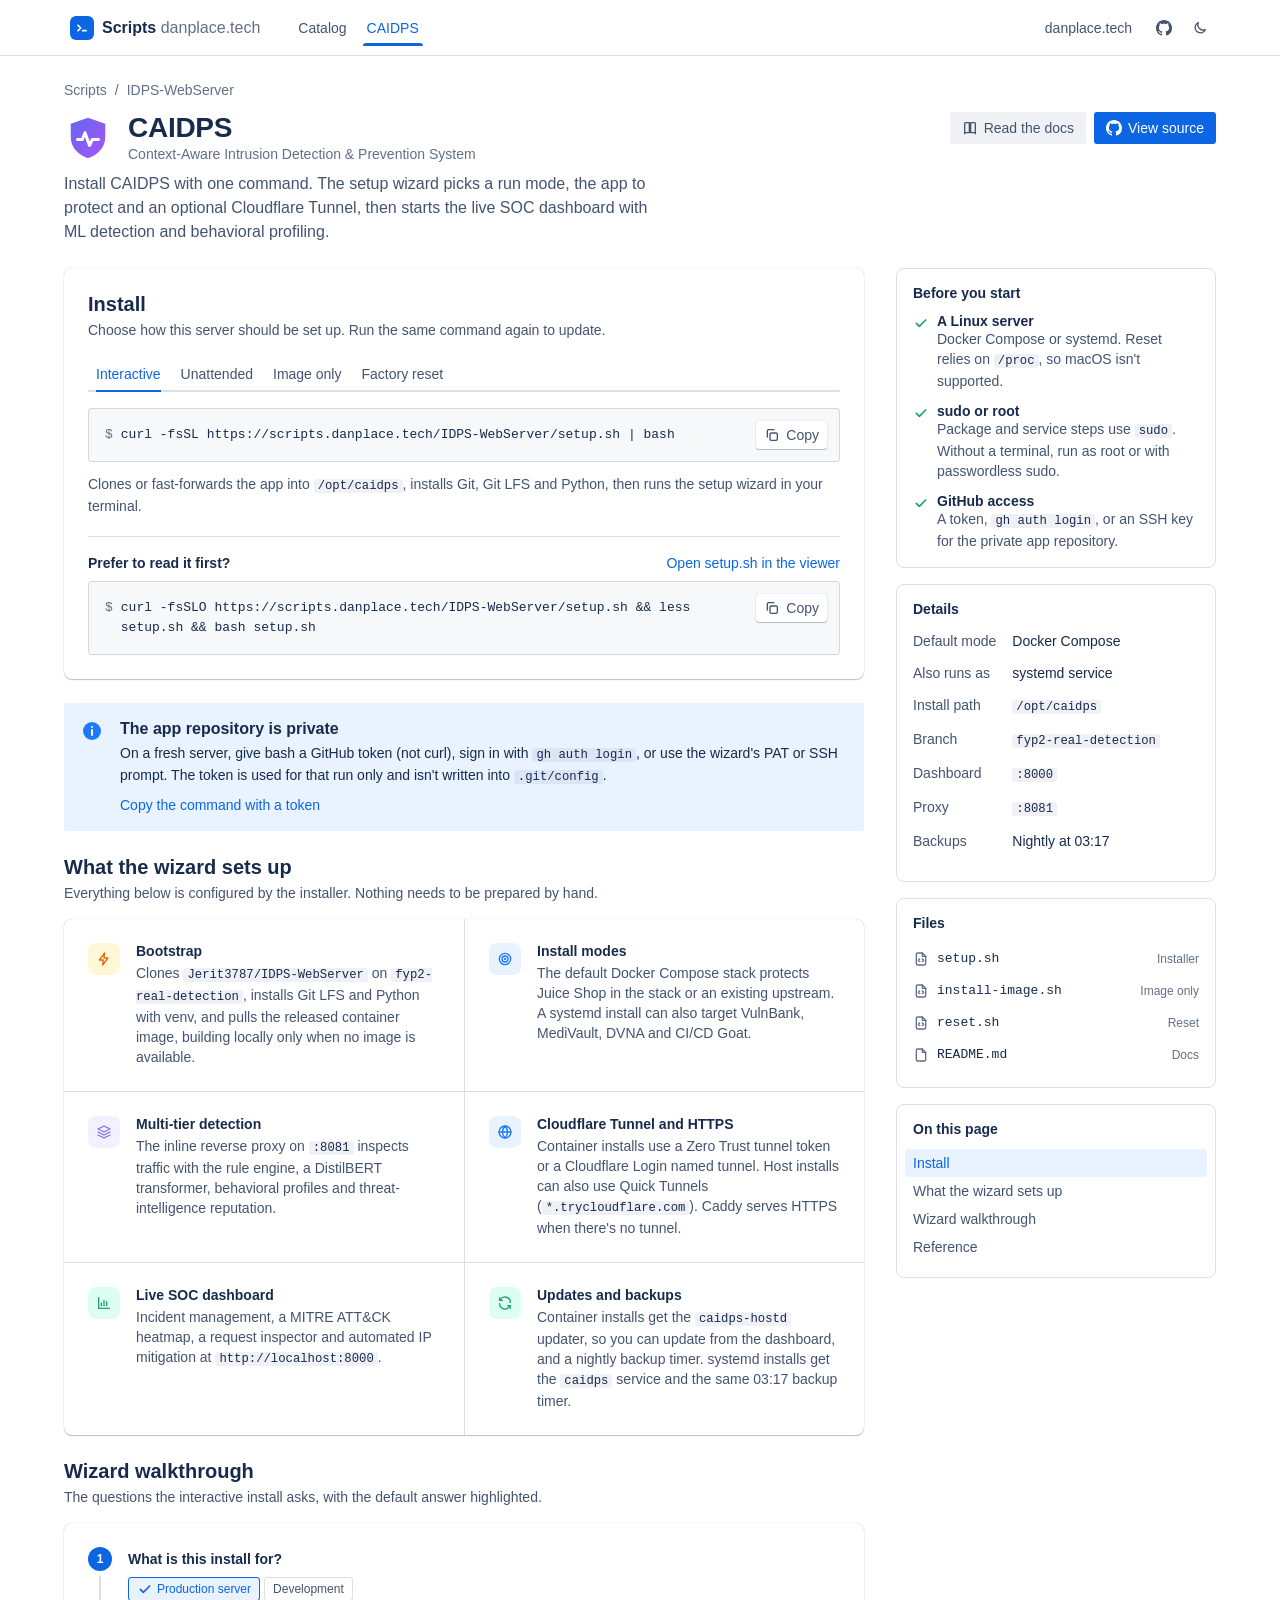
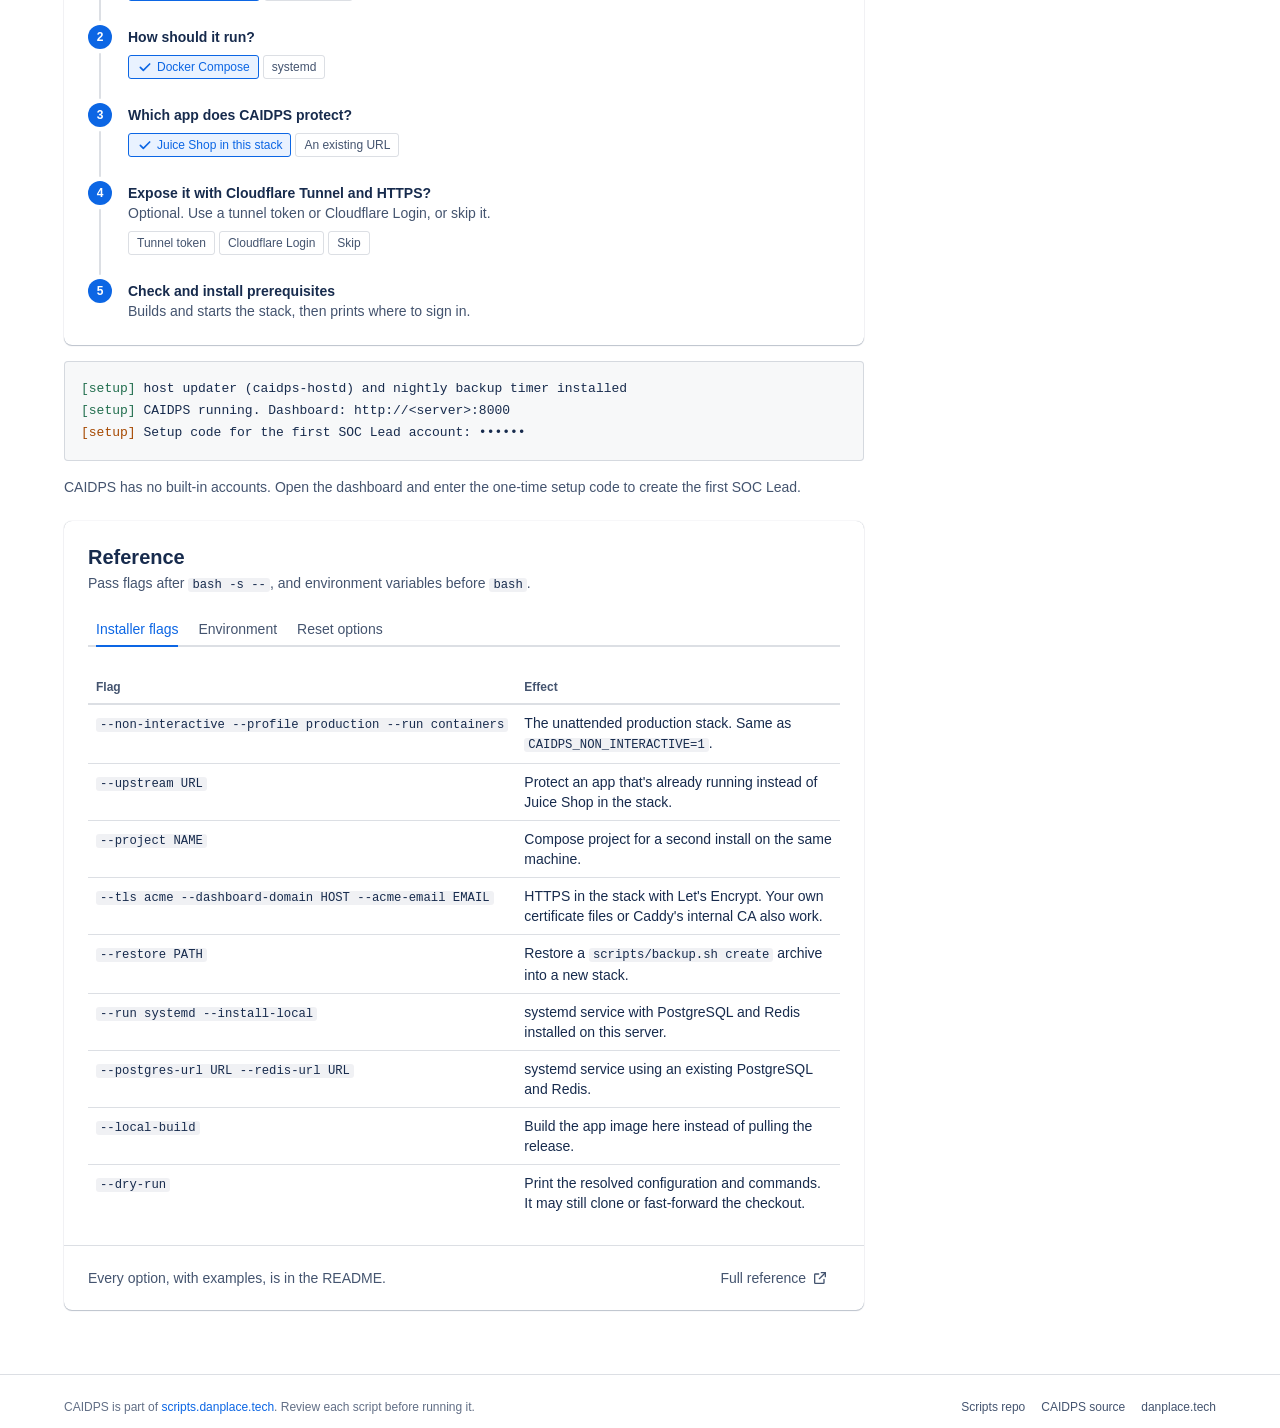
<file: IDPS-WebServer/index.html>
<!DOCTYPE html>
<html lang="en">
<head>
  <meta charset="UTF-8">
  <meta name="viewport" content="width=device-width, initial-scale=1.0">
  <title>CAIDPS installer | scripts.danplace.tech</title>
  <meta name="description" content="Installer, interactive setup wizard, production modes and factory reset for CAIDPS (Context-Aware Intrusion Detection & Prevention System).">
  <link rel="canonical" href="https://scripts.danplace.tech/IDPS-WebServer/">
  <meta name="theme-color" content="#FFFFFF" media="(prefers-color-scheme: light)">
  <meta name="theme-color" content="#1D2125" media="(prefers-color-scheme: dark)">
  <meta property="og:title" content="CAIDPS | scripts.danplace.tech">
  <meta property="og:description" content="Installer, setup wizard, production modes and factory reset for CAIDPS.">
  <meta property="og:type" content="website">
  <meta property="og:url" content="https://scripts.danplace.tech/IDPS-WebServer/">
  <meta name="twitter:card" content="summary">
  <link rel="icon" href="logo.svg" type="image/svg+xml">
  <script>
    try {
      var t = localStorage.getItem('ds-theme');
      if (t === 'light' || t === 'dark') document.documentElement.setAttribute('data-theme', t);
    } catch (e) {}
  </script>
  <link rel="stylesheet" href="../assets/site.css?v=500451243d">
</head>
<body>
  <a class="skip-link" href="#main">Skip to content</a>

  <header class="topnav">
    <div class="topnav-inner">
      <a class="product" href="../" aria-label="Scripts catalog home">
        <span class="product-logo" aria-hidden="true"><svg class="icon"><use href="../assets/icons.svg?v=500451243d#i-terminal"/></svg></span>
        <span>Scripts <span class="product-site">danplace.tech</span></span>
      </a>
      <nav aria-label="Primary">
        <ul class="nav-items">
          <li><a class="nav-item" href="../">Catalog</a></li>
          <li><a class="nav-item" href="./" aria-current="page">CAIDPS</a></li>
        </ul>
      </nav>
      <div class="topnav-end">
        <a class="btn btn-subtle hide-small" href="https://danplace.tech" target="_blank" rel="noopener">danplace.tech</a>
        <a class="btn btn-subtle btn-icon" href="https://github.com/Jerit3787/scripts" target="_blank" rel="noopener" aria-label="Scripts repository on GitHub" title="Scripts repository on GitHub">
          <svg class="icon" aria-hidden="true"><use href="../assets/icons.svg?v=500451243d#i-github"/></svg>
        </a>
        <button class="btn btn-subtle btn-icon theme-toggle" type="button" data-theme-toggle aria-label="Switch theme">
          <svg class="icon icon-moon" aria-hidden="true"><use href="../assets/icons.svg?v=500451243d#i-moon"/></svg>
          <svg class="icon icon-sun" aria-hidden="true"><use href="../assets/icons.svg?v=500451243d#i-sun"/></svg>
        </button>
      </div>
    </div>
  </header>

  <main id="main" class="page">
    <nav class="breadcrumbs" aria-label="Breadcrumb">
      <ol>
        <li><a href="../">Scripts</a></li>
        <li><span aria-current="page">IDPS-WebServer</span></li>
      </ol>
    </nav>

    <div class="page-header">
      <div class="page-header-main">
        <div class="page-title-row">
          <img class="project-logo project-logo-large" src="logo.svg" width="48" height="48" alt="">
          <div>
            <h1 class="page-title">CAIDPS</h1>
            <p class="subtlest">Context-Aware Intrusion Detection &amp; Prevention System</p>
          </div>
        </div>
        <p class="page-description">
          Install CAIDPS with one command. The setup wizard picks a run mode, the app to protect and an optional
          Cloudflare Tunnel, then starts the live SOC dashboard with ML detection and behavioral profiling.
        </p>
      </div>
      <div class="btn-group">
        <a class="btn" href="https://github.com/Jerit3787/scripts/blob/main/IDPS-WebServer/README.md" target="_blank" rel="noopener">
          <svg class="icon" aria-hidden="true"><use href="../assets/icons.svg?v=500451243d#i-book"/></svg>
          Read the docs
        </a>
        <a class="btn btn-primary" href="https://github.com/Jerit3787/IDPS-WebServer" target="_blank" rel="noopener">
          <svg class="icon" aria-hidden="true"><use href="../assets/icons.svg?v=500451243d#i-github"/></svg>
          View source
        </a>
      </div>
    </div>

    <div class="layout">
      <div class="stack">
        <section class="card" id="install" aria-labelledby="install-title">
          <div class="card-body">
            <h2 id="install-title" class="section-heading">Install</h2>
            <p class="section-intro">Choose how this server should be set up. Run the same command again to update.</p>

            <div class="tabs" data-tabs>
              <div class="tab-list" role="tablist" aria-label="Install commands">
                <button class="tab" type="button" role="tab" id="tab-interactive" data-hash="interactive" aria-controls="panel-interactive" aria-selected="true">Interactive</button>
                <button class="tab" type="button" role="tab" id="tab-unattended" data-hash="unattended" aria-controls="panel-unattended" aria-selected="false" tabindex="-1">Unattended</button>
                <button class="tab" type="button" role="tab" id="tab-image" data-hash="image-only" aria-controls="panel-image" aria-selected="false" tabindex="-1">Image only</button>
                <button class="tab" type="button" role="tab" id="tab-reset" data-hash="reset" aria-controls="panel-reset" aria-selected="false" tabindex="-1">Factory reset</button>
              </div>

              <div class="tab-panel" role="tabpanel" id="panel-interactive" aria-labelledby="tab-interactive">
                <div class="code-block">
                  <pre><span class="prompt" aria-hidden="true">$</span><code id="cmd-interactive">curl -fsSL https://scripts.danplace.tech/IDPS-WebServer/setup.sh | bash</code></pre>
                  <button class="btn" type="button" data-copy-target="cmd-interactive" aria-label="Copy interactive install command">
                    <svg class="icon icon-copy" aria-hidden="true"><use href="../assets/icons.svg?v=500451243d#i-copy"/></svg>
                    <svg class="icon icon-check" aria-hidden="true"><use href="../assets/icons.svg?v=500451243d#i-check"/></svg>
                    <span class="copy-label">Copy</span>
                  </button>
                </div>
                <p>Clones or fast-forwards the app into <code>/opt/caidps</code>, installs Git, Git LFS and Python, then runs the setup wizard in your terminal.</p>

                <div class="alt-command">
                  <div class="alt-command-head">
                    <h3 class="heading-xsmall">Prefer to read it first?</h3>
                    <a class="link-button" href="setup.sh" data-view-script data-source="https://github.com/Jerit3787/scripts/blob/main/IDPS-WebServer/setup.sh" data-description="Installer and setup wizard">Open setup.sh in the viewer</a>
                  </div>
                  <div class="code-block">
                    <pre><span class="prompt" aria-hidden="true">$</span><code id="cmd-download">curl -fsSLO https://scripts.danplace.tech/IDPS-WebServer/setup.sh &amp;&amp; less setup.sh &amp;&amp; bash setup.sh</code></pre>
                    <button class="btn" type="button" data-copy-target="cmd-download" aria-label="Copy download-first command">
                      <svg class="icon icon-copy" aria-hidden="true"><use href="../assets/icons.svg?v=500451243d#i-copy"/></svg>
                      <svg class="icon icon-check" aria-hidden="true"><use href="../assets/icons.svg?v=500451243d#i-check"/></svg>
                      <span class="copy-label">Copy</span>
                    </button>
                  </div>
                </div>
              </div>

              <div class="tab-panel" role="tabpanel" id="panel-unattended" aria-labelledby="tab-unattended" hidden>
                <div class="code-block">
                  <pre><span class="prompt" aria-hidden="true">$</span><code id="cmd-unattended">curl -fsSL https://scripts.danplace.tech/IDPS-WebServer/setup.sh | CAIDPS_NON_INTERACTIVE=1 bash</code></pre>
                  <button class="btn" type="button" data-copy-target="cmd-unattended" aria-label="Copy unattended install command">
                    <svg class="icon icon-copy" aria-hidden="true"><use href="../assets/icons.svg?v=500451243d#i-copy"/></svg>
                    <svg class="icon icon-check" aria-hidden="true"><use href="../assets/icons.svg?v=500451243d#i-check"/></svg>
                    <span class="copy-label">Copy</span>
                  </button>
                </div>
                <p>The recommended setup for servers: the production Docker Compose stack (PostgreSQL, Redis, backend, proxy and Juice Shop) with no prompts. It installs the <code>caidps-hostd</code> updater and the nightly backup timer, then prints the one-time setup code. To change the upstream, add HTTPS or restore a backup, see <a href="#reference">installer flags</a>.</p>
              </div>

              <div class="tab-panel" role="tabpanel" id="panel-image" aria-labelledby="tab-image" hidden>
                <div class="code-block">
                  <pre><span class="prompt" aria-hidden="true">$</span><code id="cmd-image">curl -fsSL https://scripts.danplace.tech/IDPS-WebServer/install-image.sh | \
  CAIDPS_GHCR_TOKEN='&lt;classic PAT with read:packages&gt;' \
  CAIDPS_GHCR_USER=Jerit3787 \
  bash -s -- --non-interactive --profile production --run containers</code></pre>
                  <button class="btn" type="button" data-copy-target="cmd-image" aria-label="Copy image-only install command">
                    <svg class="icon icon-copy" aria-hidden="true"><use href="../assets/icons.svg?v=500451243d#i-copy"/></svg>
                    <svg class="icon icon-check" aria-hidden="true"><use href="../assets/icons.svg?v=500451243d#i-check"/></svg>
                    <span class="copy-label">Copy</span>
                  </button>
                </div>
                <p>For a production server that shouldn't keep a git checkout, LFS weights, submodules or a backend venv. It pulls the released app image and its host bundle, and dashboard updates then pull new images instead of building. Replace the token placeholder before running.</p>
              </div>

              <div class="tab-panel" role="tabpanel" id="panel-reset" aria-labelledby="tab-reset" hidden>
                <div class="section-message section-message-warning">
                  <svg class="icon-24" aria-hidden="true"><use href="../assets/icons.svg?v=500451243d#i-warning"/></svg>
                  <div class="section-message-body">
                    <h3 class="heading-small">This deletes local CAIDPS data</h3>
                    <p>The checkout is deleted too, including its <code>backups/</code> folder and <code>deploy/.env</code>. Run <code>scripts/backup.sh create</code> and copy the archive off the server first.</p>
                  </div>
                </div>
                <div class="code-block">
                  <pre><span class="prompt" aria-hidden="true">$</span><code id="cmd-reset">curl -fsSL https://scripts.danplace.tech/IDPS-WebServer/reset.sh | bash</code></pre>
                  <button class="btn" type="button" data-copy-target="cmd-reset" aria-label="Copy factory reset command">
                    <svg class="icon icon-copy" aria-hidden="true"><use href="../assets/icons.svg?v=500451243d#i-copy"/></svg>
                    <svg class="icon icon-check" aria-hidden="true"><use href="../assets/icons.svg?v=500451243d#i-check"/></svg>
                    <span class="copy-label">Copy</span>
                  </button>
                </div>
                <p>You'll be asked to type <code>reset</code>. It removes every CAIDPS install it finds, so stop any install you want to keep before running it.</p>
                <div class="outcomes">
                  <div class="outcome outcome-remove">
                    <h4><svg class="icon" aria-hidden="true"><use href="../assets/icons.svg?v=500451243d#i-trash"/></svg>Removed</h4>
                    <ul>
                      <li>The Compose stack with its named volumes: the database and Redis and Caddy data</li>
                      <li><code>caidps-hostd</code>, <code>caidps.service</code> and the backup timer</li>
                      <li>The checkout, the <code>caidps</code> command and host-managed tunnel credentials</li>
                      <li>The local <code>caidps</code> PostgreSQL database and role, on systemd installs</li>
                    </ul>
                  </div>
                  <div class="outcome outcome-keep">
                    <h4><svg class="icon" aria-hidden="true"><use href="../assets/icons.svg?v=500451243d#i-check"/></svg>Left in place</h4>
                    <ul>
                      <li>External PostgreSQL and Redis</li>
                      <li>Dashboard and token-managed Cloudflare tunnels</li>
                      <li>Unrelated Docker workloads</li>
                      <li>Docker images and packages, unless you pass <code>--purge-packages</code></li>
                    </ul>
                  </div>
                </div>
              </div>
            </div>
          </div>
        </section>

        <section class="section-message" aria-labelledby="private-title">
          <svg class="icon-24" aria-hidden="true"><use href="../assets/icons.svg?v=500451243d#i-info"/></svg>
          <div class="section-message-body">
            <h2 id="private-title" class="heading-small">The app repository is private</h2>
            <p>On a fresh server, give bash a GitHub token (not curl), sign in with <code>gh auth login</code>, or use the wizard's PAT or SSH prompt. The token is used for that run only and isn't written into <code>.git/config</code>.</p>
            <div class="section-message-actions">
              <button class="link-button" type="button" data-copy="curl -fsSL https://scripts.danplace.tech/IDPS-WebServer/setup.sh | GITHUB_TOKEN=... bash" data-copy-flag="Token command copied">Copy the command with a token</button>
            </div>
          </div>
        </section>

        <section class="stack-tight" id="features" aria-labelledby="features-title">
          <div>
            <h2 id="features-title" class="section-heading">What the wizard sets up</h2>
            <p class="section-intro">Everything below is configured by the installer. Nothing needs to be prepared by hand.</p>
          </div>
          <div class="card feature-grid">
            <div class="feature">
              <span class="icon-tile icon-tile-large tile-orange" aria-hidden="true"><svg class="icon"><use href="../assets/icons.svg?v=500451243d#i-bolt"/></svg></span>
              <div>
                <h3 class="heading-xsmall">Bootstrap</h3>
                <p>Clones <code>Jerit3787/IDPS-WebServer</code> on <code>fyp2-real-detection</code>, installs Git LFS and Python with venv, and pulls the released container image, building locally only when no image is available.</p>
              </div>
            </div>
            <div class="feature">
              <span class="icon-tile icon-tile-large tile-blue" aria-hidden="true"><svg class="icon"><use href="../assets/icons.svg?v=500451243d#i-target"/></svg></span>
              <div>
                <h3 class="heading-xsmall">Install modes</h3>
                <p>The default Docker Compose stack protects Juice Shop in the stack or an existing upstream. A systemd install can also target VulnBank, MediVault, DVNA and CI/CD Goat.</p>
              </div>
            </div>
            <div class="feature">
              <span class="icon-tile icon-tile-large tile-purple" aria-hidden="true"><svg class="icon"><use href="../assets/icons.svg?v=500451243d#i-layers"/></svg></span>
              <div>
                <h3 class="heading-xsmall">Multi-tier detection</h3>
                <p>The inline reverse proxy on <code>:8081</code> inspects traffic with the rule engine, a DistilBERT transformer, behavioral profiles and threat-intelligence reputation.</p>
              </div>
            </div>
            <div class="feature">
              <span class="icon-tile icon-tile-large tile-blue" aria-hidden="true"><svg class="icon"><use href="../assets/icons.svg?v=500451243d#i-globe"/></svg></span>
              <div>
                <h3 class="heading-xsmall">Cloudflare Tunnel and HTTPS</h3>
                <p>Container installs use a Zero Trust tunnel token or a Cloudflare Login named tunnel. Host installs can also use Quick Tunnels (<code>*.trycloudflare.com</code>). Caddy serves HTTPS when there's no tunnel.</p>
              </div>
            </div>
            <div class="feature">
              <span class="icon-tile icon-tile-large tile-green" aria-hidden="true"><svg class="icon"><use href="../assets/icons.svg?v=500451243d#i-chart"/></svg></span>
              <div>
                <h3 class="heading-xsmall">Live SOC dashboard</h3>
                <p>Incident management, a MITRE ATT&amp;CK heatmap, a request inspector and automated IP mitigation at <code>http://localhost:8000</code>.</p>
              </div>
            </div>
            <div class="feature">
              <span class="icon-tile icon-tile-large tile-green" aria-hidden="true"><svg class="icon"><use href="../assets/icons.svg?v=500451243d#i-refresh"/></svg></span>
              <div>
                <h3 class="heading-xsmall">Updates and backups</h3>
                <p>Container installs get the <code>caidps-hostd</code> updater, so you can update from the dashboard, and a nightly backup timer. systemd installs get the <code>caidps</code> service and the same 03:17 backup timer.</p>
              </div>
            </div>
          </div>
        </section>

        <section class="stack-tight" id="walkthrough" aria-labelledby="walkthrough-title">
          <div>
            <h2 id="walkthrough-title" class="section-heading">Wizard walkthrough</h2>
            <p class="section-intro">The questions the interactive install asks, with the default answer highlighted.</p>
          </div>
          <div class="card card-body">
            <ol class="steps">
              <li>
                <div>
                  <p class="step-question">What is this install for?</p>
                  <ul class="choices">
                    <li class="choice is-default"><svg class="icon" aria-hidden="true"><use href="../assets/icons.svg?v=500451243d#i-check"/></svg>Production server</li>
                    <li class="choice">Development</li>
                  </ul>
                </div>
              </li>
              <li>
                <div>
                  <p class="step-question">How should it run?</p>
                  <ul class="choices">
                    <li class="choice is-default"><svg class="icon" aria-hidden="true"><use href="../assets/icons.svg?v=500451243d#i-check"/></svg>Docker Compose</li>
                    <li class="choice">systemd</li>
                  </ul>
                </div>
              </li>
              <li>
                <div>
                  <p class="step-question">Which app does CAIDPS protect?</p>
                  <ul class="choices">
                    <li class="choice is-default"><svg class="icon" aria-hidden="true"><use href="../assets/icons.svg?v=500451243d#i-check"/></svg>Juice Shop in this stack</li>
                    <li class="choice">An existing URL</li>
                  </ul>
                </div>
              </li>
              <li>
                <div>
                  <p class="step-question">Expose it with Cloudflare Tunnel and HTTPS?</p>
                  <p class="subtle">Optional. Use a tunnel token or Cloudflare Login, or skip it.</p>
                  <ul class="choices">
                    <li class="choice">Tunnel token</li>
                    <li class="choice">Cloudflare Login</li>
                    <li class="choice">Skip</li>
                  </ul>
                </div>
              </li>
              <li>
                <div>
                  <p class="step-question">Check and install prerequisites</p>
                  <p class="subtle">Builds and starts the stack, then prints where to sign in.</p>
                </div>
              </li>
            </ol>
          </div>
          <pre class="log" aria-label="Example installer output"><span class="ok">[setup]</span> host updater (caidps-hostd) and nightly backup timer installed
<span class="ok">[setup]</span> CAIDPS running. Dashboard: http://&lt;server&gt;:8000
<span class="warn">[setup]</span> Setup code for the first SOC Lead account: ••••••</pre>
          <p class="subtle">CAIDPS has no built-in accounts. Open the dashboard and enter the one-time setup code to create the first SOC Lead.</p>
        </section>

        <section class="card" id="reference" aria-labelledby="reference-title">
          <div class="card-body">
            <h2 id="reference-title" class="section-heading">Reference</h2>
            <p class="section-intro">Pass flags after <code>bash -s --</code>, and environment variables before <code>bash</code>.</p>

            <div class="tabs" data-tabs>
              <div class="tab-list" role="tablist" aria-label="Reference">
                <button class="tab" type="button" role="tab" id="tab-ref-flags" data-hash="flags" aria-controls="panel-ref-flags" aria-selected="true">Installer flags</button>
                <button class="tab" type="button" role="tab" id="tab-ref-env" data-hash="environment" aria-controls="panel-ref-env" aria-selected="false" tabindex="-1">Environment</button>
                <button class="tab" type="button" role="tab" id="tab-ref-reset" data-hash="reset-options" aria-controls="panel-ref-reset" aria-selected="false" tabindex="-1">Reset options</button>
              </div>

              <div class="tab-panel" role="tabpanel" id="panel-ref-flags" aria-labelledby="tab-ref-flags">
                <div class="table-wrap">
                  <table class="table">
                    <thead><tr><th scope="col">Flag</th><th scope="col">Effect</th></tr></thead>
                    <tbody>
                      <tr><td><code>--non-interactive --profile production --run containers</code></td><td>The unattended production stack. Same as <code>CAIDPS_NON_INTERACTIVE=1</code>.</td></tr>
                      <tr><td><code>--upstream URL</code></td><td>Protect an app that's already running instead of Juice Shop in the stack.</td></tr>
                      <tr><td><code>--project NAME</code></td><td>Compose project for a second install on the same machine.</td></tr>
                      <tr><td><code>--tls acme --dashboard-domain HOST --acme-email EMAIL</code></td><td>HTTPS in the stack with Let's Encrypt. Your own certificate files or Caddy's internal CA also work.</td></tr>
                      <tr><td><code>--restore PATH</code></td><td>Restore a <code>scripts/backup.sh create</code> archive into a new stack.</td></tr>
                      <tr><td><code>--run systemd --install-local</code></td><td>systemd service with PostgreSQL and Redis installed on this server.</td></tr>
                      <tr><td><code>--postgres-url URL --redis-url URL</code></td><td>systemd service using an existing PostgreSQL and Redis.</td></tr>
                      <tr><td><code>--local-build</code></td><td>Build the app image here instead of pulling the release.</td></tr>
                      <tr><td><code>--dry-run</code></td><td>Print the resolved configuration and commands. It may still clone or fast-forward the checkout.</td></tr>
                    </tbody>
                  </table>
                </div>
              </div>

              <div class="tab-panel" role="tabpanel" id="panel-ref-env" aria-labelledby="tab-ref-env" hidden>
                <div class="table-wrap">
                  <table class="table">
                    <thead><tr><th scope="col">Variable</th><th scope="col">Effect</th></tr></thead>
                    <tbody>
                      <tr><td><code>GITHUB_TOKEN</code>, <code>GH_TOKEN</code></td><td>Token for the private clone or update, for this run only.</td></tr>
                      <tr><td><code>CAIDPS_NON_INTERACTIVE=1</code></td><td>Skip prompts and install the production container stack. <code>CI=1</code> does the same.</td></tr>
                      <tr><td><code>CAIDPS_INSTALL_DIR</code></td><td>Install path. <span class="default">Default <code>/opt/caidps</code> on Linux.</span></td></tr>
                      <tr><td><code>CAIDPS_BRANCH</code></td><td>Branch to install. <span class="default">Default <code>fyp2-real-detection</code>.</span></td></tr>
                      <tr><td><code>CAIDPS_TUNNEL_TOKEN</code></td><td>Cloudflare Tunnel token for a container install.</td></tr>
                      <tr><td><code>CAIDPS_GHCR_TOKEN</code></td><td>PAT with <code>read:packages</code> to pull the private app image. Without it, a failed pull builds locally.</td></tr>
                      <tr><td><code>CAIDPS_GHCR_USER</code></td><td>GitHub account for the token. <span class="default">Default: the <code>gh</code> CLI's account.</span></td></tr>
                      <tr><td><code>CAIDPS_NODE_CHANNEL</code></td><td>NodeSource channel for systemd prerequisites. <span class="default">Default <code>lts</code>.</span></td></tr>
                    </tbody>
                  </table>
                </div>
              </div>

              <div class="tab-panel" role="tabpanel" id="panel-ref-reset" aria-labelledby="tab-ref-reset" hidden>
                <div class="table-wrap">
                  <table class="table">
                    <thead><tr><th scope="col">Option</th><th scope="col">Effect</th></tr></thead>
                    <tbody>
                      <tr><td><code>--yes</code></td><td>No prompt. Required when there's no terminal. <code>CAIDPS_RESET_CONFIRM=yes</code> does the same.</td></tr>
                      <tr><td><code>--purge-packages</code></td><td>Also uninstall cloudflared, Node.js, Docker and whiptail, and delete <strong>all</strong> Docker images, containers and volumes on the machine.</td></tr>
                      <tr><td><code>--dir PATH</code></td><td>Also remove an install outside the default locations.</td></tr>
                      <tr><td><code>--project NAME</code></td><td>Compose project to use when <code>deploy/.env</code> is missing or unreadable.</td></tr>
                      <tr><td><code>--kind containers|systemd</code></td><td>Force the install kind when its metadata is missing.</td></tr>
                    </tbody>
                  </table>
                </div>
              </div>
            </div>
          </div>
          <div class="card-footer">
            <p class="subtle">Every option, with examples, is in the README.</p>
            <a class="btn btn-subtle" href="https://github.com/Jerit3787/scripts/blob/main/IDPS-WebServer/README.md#options-and-environment" target="_blank" rel="noopener">
              Full reference <svg class="icon" aria-hidden="true"><use href="../assets/icons.svg?v=500451243d#i-external"/></svg>
            </a>
          </div>
        </section>
      </div>

      <aside aria-label="Project details">
        <section class="panel" aria-labelledby="before-title">
          <h2 id="before-title" class="panel-title">Before you start</h2>
          <ul class="checklist">
            <li>
              <svg class="icon" aria-hidden="true"><use href="../assets/icons.svg?v=500451243d#i-check"/></svg>
              <div>
                <h3 class="heading-xsmall">A Linux server</h3>
                <p>Docker Compose or systemd. Reset relies on <code>/proc</code>, so macOS isn't supported.</p>
              </div>
            </li>
            <li>
              <svg class="icon" aria-hidden="true"><use href="../assets/icons.svg?v=500451243d#i-check"/></svg>
              <div>
                <h3 class="heading-xsmall">sudo or root</h3>
                <p>Package and service steps use <code>sudo</code>. Without a terminal, run as root or with passwordless sudo.</p>
              </div>
            </li>
            <li>
              <svg class="icon" aria-hidden="true"><use href="../assets/icons.svg?v=500451243d#i-check"/></svg>
              <div>
                <h3 class="heading-xsmall">GitHub access</h3>
                <p>A token, <code>gh auth login</code>, or an SSH key for the private app repository.</p>
              </div>
            </li>
          </ul>
        </section>

        <section class="panel" aria-labelledby="details-title">
          <h2 id="details-title" class="panel-title">Details</h2>
          <dl class="details">
            <dt>Default mode</dt>
            <dd>Docker Compose</dd>
            <dt>Also runs as</dt>
            <dd>systemd service</dd>
            <dt>Install path</dt>
            <dd><code>/opt/caidps</code></dd>
            <dt>Branch</dt>
            <dd><code>fyp2-real-detection</code></dd>
            <dt>Dashboard</dt>
            <dd><code>:8000</code></dd>
            <dt>Proxy</dt>
            <dd><code>:8081</code></dd>
            <dt>Backups</dt>
            <dd>Nightly at 03:17</dd>
          </dl>
        </section>

        <section class="panel" aria-labelledby="files-title">
          <h2 id="files-title" class="panel-title">Files</h2>
          <ul class="file-list">
            <li><a href="setup.sh" data-view-script data-source="https://github.com/Jerit3787/scripts/blob/main/IDPS-WebServer/setup.sh" data-description="Installer and setup wizard"><svg class="icon" aria-hidden="true"><use href="../assets/icons.svg?v=500451243d#i-file-code"/></svg><span class="file-name">setup.sh</span><span class="file-meta">Installer</span></a></li>
            <li><a href="install-image.sh" data-view-script data-source="https://github.com/Jerit3787/scripts/blob/main/IDPS-WebServer/install-image.sh" data-description="Image-only bootstrap"><svg class="icon" aria-hidden="true"><use href="../assets/icons.svg?v=500451243d#i-file-code"/></svg><span class="file-name">install-image.sh</span><span class="file-meta">Image only</span></a></li>
            <li><a href="reset.sh" data-view-script data-source="https://github.com/Jerit3787/scripts/blob/main/IDPS-WebServer/reset.sh" data-description="Factory reset"><svg class="icon" aria-hidden="true"><use href="../assets/icons.svg?v=500451243d#i-file-code"/></svg><span class="file-name">reset.sh</span><span class="file-meta">Reset</span></a></li>
            <li><a href="https://github.com/Jerit3787/scripts/blob/main/IDPS-WebServer/README.md" target="_blank" rel="noopener"><svg class="icon" aria-hidden="true"><use href="../assets/icons.svg?v=500451243d#i-file"/></svg><span class="file-name">README.md</span><span class="file-meta">Docs</span></a></li>
          </ul>
        </section>

        <nav class="panel toc" aria-labelledby="toc-title">
          <h2 id="toc-title" class="panel-title">On this page</h2>
          <ol>
            <li><a href="#install">Install</a></li>
            <li><a href="#features">What the wizard sets up</a></li>
            <li><a href="#walkthrough">Wizard walkthrough</a></li>
            <li><a href="#reference">Reference</a></li>
          </ol>
        </nav>
      </aside>
    </div>
  </main>

  <footer class="site-footer">
    <div class="site-footer-inner">
      <p>CAIDPS is part of <a href="../">scripts.danplace.tech</a>. Review each script before running it.</p>
      <ul class="footer-links">
        <li><a href="https://github.com/Jerit3787/scripts" target="_blank" rel="noopener">Scripts repo</a></li>
        <li><a href="https://github.com/Jerit3787/IDPS-WebServer" target="_blank" rel="noopener">CAIDPS source</a></li>
        <li><a href="https://danplace.tech" target="_blank" rel="noopener">danplace.tech</a></li>
      </ul>
    </div>
  </footer>

  <script src="../assets/site.js?v=500451243d"></script>
</body>
</html>
</file>
<file: assets/site.css>
/*
 * scripts.danplace.tech — shared styles
 * Modelled on the Atlassian Design System (ADS): design tokens, 8px spacing grid,
 * system type stack, and ADS-style components (top nav, buttons, lozenges, tags,
 * tabs, section messages, code blocks, flags). Light and dark themes.
 */

/* ---------- Tokens: light ---------- */
:root {
  color-scheme: light;

  --ds-text: #172B4D;
  --ds-text-subtle: #44546F;
  --ds-text-subtlest: #626F86;
  --ds-text-inverse: #FFFFFF;
  --ds-text-selected: #0C66E4;
  --ds-text-success: #216E4E;
  --ds-text-warning: #A54800;
  --ds-text-danger: #AE2E24;
  --ds-text-discovery: #5E4DB2;
  --ds-text-information: #0055CC;
  --ds-link: #0C66E4;
  --ds-link-pressed: #0055CC;

  --ds-icon-information: #1D7AFC;
  --ds-icon-warning: #E56910;
  --ds-icon-success: #22A06B;
  --ds-icon-discovery: #8270DB;

  --ds-surface: #FFFFFF;
  --ds-surface-sunken: #F7F8F9;
  --ds-surface-raised: #FFFFFF;
  --ds-surface-overlay: #FFFFFF;

  --ds-bg-neutral: #091E420F;
  --ds-bg-neutral-hovered: #091E4224;
  --ds-bg-neutral-pressed: #091E424F;
  --ds-bg-neutral-subtle-hovered: #091E420F;
  --ds-bg-neutral-subtle-pressed: #091E4224;
  --ds-bg-selected: #E9F2FF;
  --ds-bg-selected-hovered: #CCE0FF;
  --ds-bg-brand-bold: #0C66E4;
  --ds-bg-brand-bold-hovered: #0055CC;
  --ds-bg-brand-bold-pressed: #09326C;
  --ds-bg-information: #E9F2FF;
  --ds-bg-warning: #FFF7D6;
  --ds-bg-success: #DCFFF1;
  --ds-bg-success-bold: #1F845A;
  --ds-bg-discovery: #F3F0FF;
  --ds-bg-discovery-bold: #6E5DC6;
  --ds-bg-inverse: #172B4D;

  --ds-border: #091E4224;
  --ds-border-bold: #758195;
  --ds-border-focused: #388BFF;
  --ds-border-selected: #0C66E4;

  --ds-shadow-raised: 0 1px 1px #091E4240, 0 0 1px #091E424F;
  --ds-shadow-overlay: 0 8px 12px #091E4226, 0 0 1px #091E424F;
  --ds-blanket: #091E427D;
  --ds-syntax-comment: #6B778C;
  --ds-syntax-string: #216E4E;
  --ds-syntax-keyword: #5E4DB2;

  --ds-font: ui-sans-serif, -apple-system, BlinkMacSystemFont, "Segoe UI", Ubuntu, "Helvetica Neue", sans-serif;
  --ds-font-code: ui-monospace, Menlo, "Segoe UI Mono", "Ubuntu Mono", monospace;

  /* 8px grid */
  --ds-space-050: 4px;
  --ds-space-075: 6px;
  --ds-space-100: 8px;
  --ds-space-150: 12px;
  --ds-space-200: 16px;
  --ds-space-250: 20px;
  --ds-space-300: 24px;
  --ds-space-400: 32px;
  --ds-space-500: 40px;
  --ds-space-600: 48px;
  --ds-space-800: 64px;

  --ds-radius-small: 3px;
  --ds-radius: 4px;
  --ds-radius-large: 8px;
}

/* ---------- Tokens: dark ---------- */
@media (prefers-color-scheme: dark) {
  :root:not([data-theme="light"]) {
    color-scheme: dark;
    --ds-text: #B6C2CF;
    --ds-text-subtle: #9FADBC;
    --ds-text-subtlest: #8C9BAB;
    --ds-text-inverse: #1D2125;
    --ds-text-selected: #579DFF;
    --ds-text-success: #7EE2B8;
    --ds-text-warning: #F5CD47;
    --ds-text-danger: #FD9891;
    --ds-text-discovery: #B8ACF6;
    --ds-text-information: #85B8FF;
    --ds-link: #579DFF;
    --ds-link-pressed: #85B8FF;
    --ds-icon-information: #388BFF;
    --ds-icon-warning: #FEA362;
    --ds-icon-success: #2ABB7F;
    --ds-icon-discovery: #8F7EE7;
    --ds-surface: #1D2125;
    --ds-surface-sunken: #161A1D;
    --ds-surface-raised: #22272B;
    --ds-surface-overlay: #282E33;
    --ds-bg-neutral: #A1BDD914;
    --ds-bg-neutral-hovered: #A6C5E229;
    --ds-bg-neutral-pressed: #BFDBF847;
    --ds-bg-neutral-subtle-hovered: #A1BDD914;
    --ds-bg-neutral-subtle-pressed: #A6C5E229;
    --ds-bg-selected: #1C2B41;
    --ds-bg-selected-hovered: #09326C;
    --ds-bg-brand-bold: #579DFF;
    --ds-bg-brand-bold-hovered: #85B8FF;
    --ds-bg-brand-bold-pressed: #CCE0FF;
    --ds-bg-information: #1C2B41;
    --ds-bg-warning: #533F04;
    --ds-bg-success: #164B35;
    --ds-bg-success-bold: #4BCE97;
    --ds-bg-discovery: #352C63;
    --ds-bg-discovery-bold: #9F8FEF;
    --ds-bg-inverse: #DEE4EA;
    --ds-border: #A6C5E229;
    --ds-border-bold: #738496;
    --ds-border-focused: #85B8FF;
    --ds-border-selected: #579DFF;
    --ds-shadow-raised: 0 1px 1px #03040442, 0 0 1px #03040480;
    --ds-shadow-overlay: 0 0 0 1px #39424A, 0 8px 12px #0304045C, 0 0 1px 1px #03040480;
    --ds-blanket: #10121499;
    --ds-syntax-comment: #8C9BAB;
    --ds-syntax-string: #7EE2B8;
    --ds-syntax-keyword: #B8ACF6;
  }
}

:root[data-theme="dark"] {
  color-scheme: dark;
  --ds-text: #B6C2CF;
  --ds-text-subtle: #9FADBC;
  --ds-text-subtlest: #8C9BAB;
  --ds-text-inverse: #1D2125;
  --ds-text-selected: #579DFF;
  --ds-text-success: #7EE2B8;
  --ds-text-warning: #F5CD47;
  --ds-text-danger: #FD9891;
  --ds-text-discovery: #B8ACF6;
  --ds-text-information: #85B8FF;
  --ds-link: #579DFF;
  --ds-link-pressed: #85B8FF;
  --ds-icon-information: #388BFF;
  --ds-icon-warning: #FEA362;
  --ds-icon-success: #2ABB7F;
  --ds-icon-discovery: #8F7EE7;
  --ds-surface: #1D2125;
  --ds-surface-sunken: #161A1D;
  --ds-surface-raised: #22272B;
  --ds-surface-overlay: #282E33;
  --ds-bg-neutral: #A1BDD914;
  --ds-bg-neutral-hovered: #A6C5E229;
  --ds-bg-neutral-pressed: #BFDBF847;
  --ds-bg-neutral-subtle-hovered: #A1BDD914;
  --ds-bg-neutral-subtle-pressed: #A6C5E229;
  --ds-bg-selected: #1C2B41;
  --ds-bg-selected-hovered: #09326C;
  --ds-bg-brand-bold: #579DFF;
  --ds-bg-brand-bold-hovered: #85B8FF;
  --ds-bg-brand-bold-pressed: #CCE0FF;
  --ds-bg-information: #1C2B41;
  --ds-bg-warning: #533F04;
  --ds-bg-success: #164B35;
  --ds-bg-success-bold: #4BCE97;
  --ds-bg-discovery: #352C63;
  --ds-bg-discovery-bold: #9F8FEF;
  --ds-bg-inverse: #DEE4EA;
  --ds-border: #A6C5E229;
  --ds-border-bold: #738496;
  --ds-border-focused: #85B8FF;
  --ds-border-selected: #579DFF;
  --ds-shadow-raised: 0 1px 1px #03040442, 0 0 1px #03040480;
  --ds-shadow-overlay: 0 0 0 1px #39424A, 0 8px 12px #0304045C, 0 0 1px 1px #03040480;
  --ds-blanket: #10121499;
  --ds-syntax-comment: #8C9BAB;
  --ds-syntax-string: #7EE2B8;
  --ds-syntax-keyword: #B8ACF6;
}

/* ---------- Base ---------- */
*,
*::before,
*::after {
  box-sizing: border-box;
}

html {
  -webkit-text-size-adjust: 100%;
  scroll-padding-top: 72px;
}

body {
  margin: 0;
  min-height: 100vh;
  background: var(--ds-surface);
  color: var(--ds-text);
  font-family: var(--ds-font);
  font-size: 14px;
  line-height: 20px;
  -webkit-font-smoothing: antialiased;
}

h1, h2, h3, p, ul, ol, pre, figure {
  margin: 0;
}

ul, ol {
  padding: 0;
}

a {
  color: var(--ds-link);
  text-decoration: none;
}

a:hover {
  text-decoration: underline;
}

a:active {
  color: var(--ds-link-pressed);
}

button {
  font: inherit;
  color: inherit;
}

code {
  font-family: var(--ds-font-code);
  font-size: 0.875em;
}

:not(pre) > code {
  padding: 0 var(--ds-space-050);
  border-radius: var(--ds-radius-small);
  background: var(--ds-bg-neutral);
  color: var(--ds-text);
  overflow-wrap: anywhere;
}

:focus-visible {
  outline: 2px solid var(--ds-border-focused);
  outline-offset: 2px;
}

::selection {
  background: var(--ds-bg-selected-hovered);
}

.visually-hidden {
  position: absolute;
  width: 1px;
  height: 1px;
  overflow: hidden;
  clip: rect(0 0 0 0);
  white-space: nowrap;
}

.skip-link {
  position: absolute;
  top: var(--ds-space-100);
  left: -9999px;
  z-index: 300;
  padding: var(--ds-space-075) var(--ds-space-150);
  border-radius: var(--ds-radius);
  background: var(--ds-bg-brand-bold);
  color: var(--ds-text-inverse);
  font-weight: 500;
}

.skip-link:focus {
  left: var(--ds-space-200);
}

.icon {
  width: 16px;
  height: 16px;
  flex: 0 0 auto;
}

.icon-24 {
  width: 24px;
  height: 24px;
  flex: 0 0 auto;
}

/* ---------- Top navigation ---------- */
.topnav {
  position: sticky;
  top: 0;
  z-index: 100;
  height: 56px;
  background: var(--ds-surface);
  border-bottom: 1px solid var(--ds-border);
}

.topnav-inner {
  display: flex;
  align-items: center;
  gap: var(--ds-space-100);
  height: 100%;
  max-width: 1200px;
  margin: 0 auto;
  padding: 0 var(--ds-space-300);
}

.product {
  display: inline-flex;
  align-items: center;
  gap: var(--ds-space-100);
  height: 40px;
  margin-right: var(--ds-space-200);
  padding: 0 var(--ds-space-075);
  border-radius: var(--ds-radius);
  color: var(--ds-text);
  font-size: 16px;
  font-weight: 600;
  white-space: nowrap;
}

.product:hover {
  background: var(--ds-bg-neutral-subtle-hovered);
  text-decoration: none;
}

.product-logo {
  display: grid;
  place-items: center;
  width: 24px;
  height: 24px;
  border-radius: 6px;
  background: var(--ds-bg-brand-bold);
  color: var(--ds-text-inverse);
}

.product-site {
  color: var(--ds-text-subtlest);
  font-weight: 400;
}

.nav-items {
  display: flex;
  align-items: stretch;
  gap: var(--ds-space-050);
  height: 100%;
  list-style: none;
}

.nav-items li {
  display: flex;
}

.nav-item {
  position: relative;
  display: inline-flex;
  align-items: center;
  margin: var(--ds-space-100) 0;
  padding: 0 var(--ds-space-100);
  border-radius: var(--ds-radius);
  color: var(--ds-text-subtle);
  font-weight: 500;
  white-space: nowrap;
}

.nav-item:hover {
  background: var(--ds-bg-neutral-subtle-hovered);
  color: var(--ds-text);
  text-decoration: none;
}

.nav-item[aria-current="page"] {
  color: var(--ds-text-selected);
}

.nav-item[aria-current="page"]::after {
  content: "";
  position: absolute;
  right: var(--ds-space-050);
  bottom: -8px;
  left: var(--ds-space-050);
  height: 3px;
  border-radius: 3px 3px 0 0;
  background: var(--ds-border-selected);
}

.topnav-end {
  display: flex;
  align-items: center;
  gap: var(--ds-space-050);
  margin-left: auto;
}

/* ---------- Buttons ---------- */
.btn {
  display: inline-flex;
  align-items: center;
  justify-content: center;
  gap: var(--ds-space-075);
  height: 32px;
  padding: 0 var(--ds-space-150);
  border: 0;
  border-radius: var(--ds-radius-small);
  background: var(--ds-bg-neutral);
  color: var(--ds-text-subtle);
  font-size: 14px;
  font-weight: 500;
  line-height: 20px;
  white-space: nowrap;
  cursor: pointer;
  transition: background-color 0.1s ease;
}

.btn:hover {
  background: var(--ds-bg-neutral-hovered);
  color: var(--ds-text-subtle);
  text-decoration: none;
}

.btn:active {
  background: var(--ds-bg-neutral-pressed);
}

.btn-primary {
  background: var(--ds-bg-brand-bold);
  color: var(--ds-text-inverse);
}

.btn-primary:hover {
  background: var(--ds-bg-brand-bold-hovered);
  color: var(--ds-text-inverse);
}

.btn-primary:active {
  background: var(--ds-bg-brand-bold-pressed);
  color: var(--ds-text-inverse);
}

.btn-subtle {
  background: transparent;
}

.btn-subtle:hover {
  background: var(--ds-bg-neutral-subtle-hovered);
}

.btn-subtle:active {
  background: var(--ds-bg-neutral-subtle-pressed);
}

.btn-icon {
  width: 32px;
  padding: 0;
}

.btn.is-copied {
  background: var(--ds-bg-success);
  color: var(--ds-text-success);
}

.btn .icon-check {
  display: none;
}

.btn.is-copied .icon-copy {
  display: none;
}

.btn.is-copied .icon-check {
  display: block;
}

.btn-group {
  display: flex;
  flex-wrap: wrap;
  gap: var(--ds-space-100);
}

/* Theme toggle shows the icon of the theme it switches to */
.theme-toggle .icon-sun {
  display: none;
}

:root[data-theme="dark"] .theme-toggle .icon-sun {
  display: block;
}

:root[data-theme="dark"] .theme-toggle .icon-moon {
  display: none;
}

@media (prefers-color-scheme: dark) {
  :root:not([data-theme="light"]) .theme-toggle .icon-sun {
    display: block;
  }

  :root:not([data-theme="light"]) .theme-toggle .icon-moon {
    display: none;
  }
}

/* ---------- Page layout ---------- */
.page {
  max-width: 1200px;
  margin: 0 auto;
  padding: var(--ds-space-300) var(--ds-space-300) var(--ds-space-800);
}

.page-header {
  display: flex;
  align-items: flex-start;
  justify-content: space-between;
  gap: var(--ds-space-300);
  margin-bottom: var(--ds-space-300);
}

.page-header-main {
  min-width: 0;
}

.page-title-row {
  display: flex;
  align-items: center;
  gap: var(--ds-space-200);
}

.page-title {
  font-size: 28px;
  font-weight: 600;
  line-height: 32px;
  letter-spacing: -0.01em;
}

.page-description {
  max-width: 68ch;
  margin-top: var(--ds-space-100);
  color: var(--ds-text-subtle);
  font-size: 16px;
  line-height: 24px;
}

.layout {
  display: grid;
  grid-template-columns: minmax(0, 1fr) 320px;
  gap: var(--ds-space-400);
  align-items: start;
}

.stack {
  display: grid;
  gap: var(--ds-space-300);
}

.stack-tight {
  display: grid;
  gap: var(--ds-space-200);
}

.section-heading {
  display: flex;
  align-items: center;
  gap: var(--ds-space-100);
  font-size: 20px;
  font-weight: 600;
  line-height: 24px;
}

.section-intro {
  margin-top: var(--ds-space-050);
  color: var(--ds-text-subtle);
}

.heading-small {
  font-size: 16px;
  font-weight: 600;
  line-height: 20px;
}

.heading-xsmall {
  font-size: 14px;
  font-weight: 600;
  line-height: 16px;
}

.subtle {
  color: var(--ds-text-subtle);
}

.subtlest {
  color: var(--ds-text-subtlest);
}

/* ---------- Breadcrumbs ---------- */
.breadcrumbs {
  margin-bottom: var(--ds-space-150);
}

.breadcrumbs ol {
  display: flex;
  flex-wrap: wrap;
  align-items: center;
  list-style: none;
}

.breadcrumbs li {
  display: inline-flex;
  align-items: center;
  color: var(--ds-text-subtlest);
}

.breadcrumbs li + li::before {
  content: "/";
  padding: 0 var(--ds-space-100);
  color: var(--ds-text-subtlest);
}

.breadcrumbs a {
  color: var(--ds-text-subtlest);
}

.breadcrumbs a:hover {
  color: var(--ds-text-subtle);
}

/* ---------- Project logo (each project's own mark, same in both themes) ---------- */
.project-logo {
  display: block;
  width: 40px;
  height: 40px;
  flex: 0 0 auto;
}

.project-logo-large {
  width: 48px;
  height: 48px;
}

/* ---------- Lozenge, tag, badge ---------- */
.lozenge {
  display: inline-flex;
  align-items: center;
  height: 16px;
  padding: 0 var(--ds-space-050);
  border-radius: var(--ds-radius-small);
  background: var(--ds-bg-neutral);
  color: var(--ds-text-subtle);
  font-size: 11px;
  font-weight: 700;
  line-height: 16px;
  text-transform: uppercase;
  white-space: nowrap;
}

.lozenge-new {
  background: var(--ds-bg-discovery);
  color: var(--ds-text-discovery);
}

.lozenge-success {
  background: var(--ds-bg-success);
  color: var(--ds-text-success);
}

.lozenges {
  display: flex;
  flex-wrap: wrap;
  gap: var(--ds-space-050);
}

.tags {
  display: flex;
  flex-wrap: wrap;
  gap: var(--ds-space-050);
  list-style: none;
}

.tag {
  display: inline-flex;
  align-items: center;
  height: 20px;
  padding: 0 var(--ds-space-075);
  border: 1px solid var(--ds-border);
  border-radius: var(--ds-radius-small);
  color: var(--ds-text);
  font-size: 12px;
  line-height: 16px;
}

.badge {
  display: inline-flex;
  align-items: center;
  justify-content: center;
  min-width: 24px;
  height: 16px;
  padding: 0 var(--ds-space-075);
  border-radius: 8px;
  background: var(--ds-bg-neutral);
  color: var(--ds-text);
  font-size: 12px;
  font-weight: 400;
  line-height: 16px;
}

/* ---------- Card ---------- */
.card {
  border-radius: var(--ds-radius-large);
  background: var(--ds-surface-raised);
  box-shadow: var(--ds-shadow-raised);
}

.card-body {
  padding: var(--ds-space-300);
}

.card-footer {
  display: flex;
  flex-wrap: wrap;
  align-items: center;
  justify-content: space-between;
  gap: var(--ds-space-150);
  padding: var(--ds-space-200) var(--ds-space-300);
  border-top: 1px solid var(--ds-border);
}

.project-head {
  display: flex;
  align-items: flex-start;
  gap: var(--ds-space-200);
}

.project-head-text {
  flex: 1 1 auto;
  min-width: 0;
}

.project-title {
  display: flex;
  flex-wrap: wrap;
  align-items: center;
  gap: var(--ds-space-100);
  font-size: 20px;
  font-weight: 600;
  line-height: 24px;
}

.project-title a {
  color: var(--ds-text);
}

.project-subtitle {
  margin-top: var(--ds-space-050);
  color: var(--ds-text-subtlest);
}

.project-desc {
  max-width: 72ch;
  margin: var(--ds-space-200) 0;
  color: var(--ds-text);
}

/* Empty state */
.empty-state {
  display: flex;
  align-items: center;
  gap: var(--ds-space-300);
  padding: var(--ds-space-300);
  border: 1px dashed var(--ds-border-bold);
  border-radius: var(--ds-radius-large);
}

.empty-state-art {
  display: grid;
  place-items: center;
  width: 56px;
  height: 56px;
  flex: 0 0 auto;
  border-radius: 50%;
  background: var(--ds-bg-neutral);
  color: var(--ds-text-subtle);
}

.empty-state p {
  max-width: 60ch;
  margin: var(--ds-space-050) 0 var(--ds-space-200);
  color: var(--ds-text-subtle);
}

/* ---------- Section message ---------- */
.section-message {
  display: flex;
  gap: var(--ds-space-200);
  padding: var(--ds-space-200);
  border-radius: var(--ds-radius-small);
  background: var(--ds-bg-information);
}

.section-message .icon-24 {
  color: var(--ds-icon-information);
}

.section-message-warning {
  background: var(--ds-bg-warning);
}

.section-message-warning .icon-24 {
  color: var(--ds-icon-warning);
}

.section-message-body {
  display: grid;
  gap: var(--ds-space-050);
  min-width: 0;
}

.section-message-actions {
  display: flex;
  flex-wrap: wrap;
  gap: var(--ds-space-200);
  margin-top: var(--ds-space-050);
  font-weight: 500;
}

/* ---------- Tabs ---------- */
.tabs {
  margin-top: var(--ds-space-200);
}

.tab-list {
  display: flex;
  gap: var(--ds-space-050);
  overflow-x: auto;
  scrollbar-width: none;
  box-shadow: inset 0 -2px 0 var(--ds-border);
}

.tab-list::-webkit-scrollbar {
  display: none;
}

.tab {
  position: relative;
  flex: 0 0 auto;
  height: 36px;
  padding: 0 var(--ds-space-100);
  border: 0;
  background: transparent;
  color: var(--ds-text-subtle);
  font-weight: 500;
  cursor: pointer;
}

.tab:hover {
  color: var(--ds-text);
}

.tab:hover::after {
  content: "";
  position: absolute;
  right: var(--ds-space-100);
  bottom: 0;
  left: var(--ds-space-100);
  height: 2px;
  background: var(--ds-border-bold);
}

.tab[aria-selected="true"] {
  color: var(--ds-text-selected);
}

.tab[aria-selected="true"]::after {
  content: "";
  position: absolute;
  right: var(--ds-space-100);
  bottom: 0;
  left: var(--ds-space-100);
  height: 2px;
  background: var(--ds-border-selected);
}

.tab:focus-visible {
  outline-offset: -2px;
  border-radius: var(--ds-radius-small);
}

.tab-panel {
  display: grid;
  gap: var(--ds-space-150);
  padding-top: var(--ds-space-200);
}

.tab-panel[hidden] {
  display: none;
}

.tab-panel > p {
  color: var(--ds-text-subtle);
}

/* ---------- Code block ---------- */
.code-block {
  display: flex;
  align-items: flex-start;
  gap: var(--ds-space-150);
  padding: var(--ds-space-150) var(--ds-space-150) var(--ds-space-150) var(--ds-space-200);
  border: 1px solid var(--ds-border);
  border-radius: var(--ds-radius);
  background: var(--ds-surface-sunken);
}

.code-block pre {
  display: flex;
  flex: 1 1 auto;
  gap: var(--ds-space-100);
  min-width: 0;
  padding: var(--ds-space-050) 0;
  font-family: var(--ds-font-code);
  font-size: 13px;
  line-height: 20px;
  white-space: pre-wrap;
  overflow-wrap: anywhere;
}

.code-block .prompt {
  color: var(--ds-text-subtlest);
  user-select: none;
}

.code-block code {
  color: var(--ds-text);
  font-size: inherit;
}

.code-block .btn {
  flex: 0 0 auto;
  height: 28px;
  padding: 0 var(--ds-space-100);
  background: var(--ds-surface-raised);
  box-shadow: var(--ds-shadow-raised);
}

.code-block .btn:hover {
  background: var(--ds-bg-neutral-hovered);
}

.code-block .btn.is-copied {
  background: var(--ds-bg-success);
}

/* Log output, read-only */
.log {
  padding: var(--ds-space-200);
  border: 1px solid var(--ds-border);
  border-radius: var(--ds-radius);
  background: var(--ds-surface-sunken);
  font-family: var(--ds-font-code);
  font-size: 13px;
  line-height: 22px;
  overflow-x: auto;
  white-space: pre;
}

.log .ok {
  color: var(--ds-text-success);
}

.log .warn {
  color: var(--ds-text-warning);
}

.log .muted {
  color: var(--ds-text-subtlest);
}

/* ---------- Side panel ---------- */
.panel {
  padding: var(--ds-space-200);
  border: 1px solid var(--ds-border);
  border-radius: var(--ds-radius-large);
}

.panel + .panel {
  margin-top: var(--ds-space-200);
}

.panel-title {
  margin-bottom: var(--ds-space-150);
  font-size: 14px;
  font-weight: 600;
  line-height: 16px;
}

.rule-list {
  display: grid;
  gap: var(--ds-space-200);
  list-style: none;
}

.rule-list li {
  display: flex;
  gap: var(--ds-space-150);
}

.rule-list .icon-tile {
  margin-top: 2px;
}

.rule-list p {
  margin-top: 2px;
  color: var(--ds-text-subtle);
}

.icon-tile {
  display: grid;
  place-items: center;
  width: 24px;
  height: 24px;
  flex: 0 0 auto;
  border-radius: 6px;
  background: var(--ds-bg-neutral);
  color: var(--ds-text-subtle);
}

.icon-tile-large {
  width: 32px;
  height: 32px;
  border-radius: 8px;
}

.tile-blue {
  background: var(--ds-bg-information);
  color: var(--ds-icon-information);
}

.tile-green {
  background: var(--ds-bg-success);
  color: var(--ds-icon-success);
}

.tile-purple {
  background: var(--ds-bg-discovery);
  color: var(--ds-icon-discovery);
}

.tile-orange {
  background: var(--ds-bg-warning);
  color: var(--ds-icon-warning);
}

.tree {
  margin-top: var(--ds-space-150);
  padding: var(--ds-space-150);
  border-radius: var(--ds-radius);
  background: var(--ds-surface-sunken);
  color: var(--ds-text-subtle);
  font-family: var(--ds-font-code);
  font-size: 12px;
  line-height: 20px;
  overflow-x: auto;
}

.tree .hl {
  color: var(--ds-text-selected);
}

.tree .dim {
  color: var(--ds-text-subtlest);
}

/* Key/value details, like an issue sidebar */
.details {
  display: grid;
  grid-template-columns: max-content minmax(0, 1fr);
  gap: var(--ds-space-150) var(--ds-space-200);
}

.details dt {
  color: var(--ds-text-subtle);
  font-weight: 500;
}

.details dd {
  margin: 0;
  min-width: 0;
  overflow-wrap: anywhere;
}

.file-list {
  display: grid;
  list-style: none;
  margin: 0 calc(var(--ds-space-100) * -1);
}

.file-list a {
  display: flex;
  align-items: center;
  gap: var(--ds-space-100);
  padding: var(--ds-space-075) var(--ds-space-100);
  border-radius: var(--ds-radius);
  color: var(--ds-text);
}

.file-list a:hover {
  background: var(--ds-bg-neutral-subtle-hovered);
  text-decoration: none;
}

.file-list .icon {
  color: var(--ds-text-subtlest);
}

.file-list .file-name {
  font-family: var(--ds-font-code);
  font-size: 13px;
}

.file-list .file-meta {
  margin-left: auto;
  color: var(--ds-text-subtlest);
  font-size: 12px;
}

.file-chips {
  display: flex;
  flex-wrap: wrap;
  gap: var(--ds-space-050);
  list-style: none;
}

.file-chips a {
  display: inline-flex;
  align-items: center;
  height: 24px;
  padding: 0 var(--ds-space-075);
  border-radius: var(--ds-radius-small);
  color: var(--ds-text-subtle);
  font-family: var(--ds-font-code);
  font-size: 12px;
}

.file-chips a:hover {
  background: var(--ds-bg-neutral-subtle-hovered);
  color: var(--ds-text);
  text-decoration: none;
}

/* ---------- Feature list (project page) ---------- */
.feature-grid {
  display: grid;
  grid-template-columns: repeat(2, minmax(0, 1fr));
}

.feature {
  display: flex;
  gap: var(--ds-space-200);
  padding: var(--ds-space-300);
  border-top: 1px solid var(--ds-border);
}

.feature:nth-child(-n + 2) {
  border-top: 0;
}

.feature:nth-child(even) {
  border-left: 1px solid var(--ds-border);
}

.feature p {
  margin-top: var(--ds-space-050);
  color: var(--ds-text-subtle);
}

/* ---------- Wizard steps (a real sequence) ---------- */
.steps {
  display: grid;
  list-style: none;
  counter-reset: step;
}

.steps > li {
  position: relative;
  display: grid;
  grid-template-columns: 24px minmax(0, 1fr);
  gap: var(--ds-space-200);
  padding-bottom: var(--ds-space-300);
  counter-increment: step;
}

.steps > li::before {
  content: counter(step);
  display: grid;
  place-items: center;
  width: 24px;
  height: 24px;
  border-radius: 50%;
  background: var(--ds-bg-brand-bold);
  color: var(--ds-text-inverse);
  font-size: 12px;
  font-weight: 600;
}

.steps > li:not(:last-child)::after {
  content: "";
  position: absolute;
  top: 28px;
  bottom: 4px;
  left: 11px;
  width: 2px;
  border-radius: 1px;
  background: var(--ds-border);
}

.steps > li:last-child {
  padding-bottom: 0;
}

.step-question {
  padding-top: 2px;
  font-weight: 600;
}

.choices {
  display: flex;
  flex-wrap: wrap;
  gap: var(--ds-space-050);
  margin-top: var(--ds-space-100);
  list-style: none;
}

.choice {
  display: inline-flex;
  align-items: center;
  gap: var(--ds-space-050);
  height: 24px;
  padding: 0 var(--ds-space-100);
  border: 1px solid var(--ds-border);
  border-radius: var(--ds-radius-small);
  color: var(--ds-text-subtle);
  font-size: 12px;
}

.choice.is-default {
  border-color: var(--ds-border-selected);
  background: var(--ds-bg-selected);
  color: var(--ds-text-selected);
  font-weight: 500;
}

/* ---------- Flag (toast) ---------- */
.flags {
  position: fixed;
  bottom: var(--ds-space-300);
  left: var(--ds-space-300);
  z-index: 200;
  display: grid;
  gap: var(--ds-space-100);
  width: min(400px, calc(100vw - 32px));
  pointer-events: none;
}

.flag {
  display: flex;
  gap: var(--ds-space-200);
  padding: var(--ds-space-200);
  border-radius: var(--ds-radius);
  background: var(--ds-surface-overlay);
  box-shadow: var(--ds-shadow-overlay);
  pointer-events: auto;
  animation: flag-in 0.2s ease-out;
}

.flag .icon-24 {
  color: var(--ds-icon-success);
}

.flag-body {
  display: grid;
  gap: var(--ds-space-050);
  min-width: 0;
}

.flag-body code {
  display: block;
  overflow: hidden;
  padding: 0;
  background: none;
  color: var(--ds-text-subtle);
  text-overflow: ellipsis;
  white-space: nowrap;
}

.flag.is-leaving {
  opacity: 0;
  transform: translateX(-8px);
  transition: opacity 0.2s ease, transform 0.2s ease;
}

@keyframes flag-in {
  from {
    opacity: 0;
    transform: translateX(-16px);
  }
}

/* ---------- Script viewer (modal dialog) ---------- */
.viewer {
  width: min(960px, calc(100vw - 32px));
  max-width: none;
  height: min(820px, calc(100vh - 64px));
  max-height: none;
  margin: auto;
  padding: 0;
  overflow: visible; /* the body scrolls; flags raised while open sit outside the box */
  border: 0;
  border-radius: var(--ds-radius-large);
  background: var(--ds-surface-overlay);
  color: var(--ds-text);
  box-shadow: var(--ds-shadow-overlay);
}

.viewer[open] {
  display: flex;
  flex-direction: column;
  animation: viewer-in 0.16s ease-out;
}

.viewer::backdrop {
  background: var(--ds-blanket);
}

@keyframes viewer-in {
  from {
    opacity: 0;
    transform: translateY(8px);
  }
}

.viewer-header {
  display: flex;
  align-items: flex-start;
  gap: var(--ds-space-200);
  padding: var(--ds-space-300) var(--ds-space-300) var(--ds-space-200);
}

.viewer-heading {
  flex: 1 1 auto;
  min-width: 0;
}

.viewer-title {
  font-family: var(--ds-font-code);
  font-size: 20px;
  font-weight: 600;
  line-height: 24px;
  overflow-wrap: anywhere;
}

.viewer-meta {
  display: flex;
  flex-wrap: wrap;
  gap: var(--ds-space-050) var(--ds-space-200);
  margin-top: var(--ds-space-050);
  color: var(--ds-text-subtlest);
}

.viewer-hash {
  display: flex;
  align-items: center;
  gap: var(--ds-space-100);
  margin: 0 var(--ds-space-300) var(--ds-space-200);
  padding: var(--ds-space-100) var(--ds-space-100) var(--ds-space-100) var(--ds-space-150);
  border-radius: var(--ds-radius);
  background: var(--ds-surface-sunken);
  font-size: 12px;
}

.viewer-hash dt {
  flex: 0 0 auto;
  color: var(--ds-text-subtle);
  font-weight: 600;
}

.viewer-hash dd {
  flex: 1 1 auto;
  min-width: 0;
  margin: 0;
  overflow: hidden;
  color: var(--ds-text);
  font-family: var(--ds-font-code);
  text-overflow: ellipsis;
  white-space: nowrap;
}

.viewer-hash .btn {
  height: 24px;
  padding: 0 var(--ds-space-075);
  font-size: 12px;
}

.viewer-body {
  flex: 1 1 auto;
  min-height: 0;
  overflow: auto;
  border-top: 1px solid var(--ds-border);
  border-bottom: 1px solid var(--ds-border);
  background: var(--ds-surface-sunken);
}

.viewer-code {
  display: grid;
  grid-template-columns: max-content minmax(0, 1fr);
  min-width: max-content;
  font-family: var(--ds-font-code);
  font-size: 12px;
  line-height: 20px;
}

.viewer-code pre {
  padding: var(--ds-space-150) 0;
  white-space: pre;
}

.viewer-lines {
  position: sticky;
  left: 0;
  padding: var(--ds-space-150) var(--ds-space-150) var(--ds-space-150) var(--ds-space-200) !important;
  border-right: 1px solid var(--ds-border);
  background: var(--ds-surface-sunken);
  color: var(--ds-text-subtlest);
  text-align: right;
  user-select: none;
}

.viewer-src {
  padding-right: var(--ds-space-300) !important;
  padding-left: var(--ds-space-200) !important;
  color: var(--ds-text);
}

.viewer-src .c {
  color: var(--ds-syntax-comment);
  font-style: italic;
}

.viewer-src .s {
  color: var(--ds-syntax-string);
}

.viewer-src .k {
  color: var(--ds-syntax-keyword);
}

.viewer-status {
  display: grid;
  place-items: center;
  height: 100%;
  padding: var(--ds-space-400);
  color: var(--ds-text-subtle);
  text-align: center;
}

.viewer-footer {
  display: flex;
  flex-wrap: wrap;
  align-items: center;
  justify-content: flex-end;
  gap: var(--ds-space-100);
  padding: var(--ds-space-200) var(--ds-space-300);
}

.viewer-footer .spacer {
  margin-right: auto;
}

/* ---------- Table (dynamic table) ---------- */
.table-wrap {
  overflow-x: auto;
  margin-top: var(--ds-space-100);
}

.table {
  width: 100%;
  border-collapse: collapse;
  text-align: left;
}

.table th {
  padding: var(--ds-space-100);
  border-bottom: 2px solid var(--ds-border);
  color: var(--ds-text-subtle);
  font-size: 12px;
  font-weight: 600;
  line-height: 16px;
  white-space: nowrap;
}

.table td {
  padding: var(--ds-space-100);
  border-bottom: 1px solid var(--ds-border);
  vertical-align: top;
}

.table td:first-child {
  width: 1%;
  white-space: nowrap;
}

.table tr:last-child td {
  border-bottom: 0;
}

.table tbody tr:hover td {
  background: var(--ds-bg-neutral-subtle-hovered);
}

.table .default {
  color: var(--ds-text-subtlest);
}

/* ---------- Two-column outcome list (reset) ---------- */
.outcomes {
  display: grid;
  grid-template-columns: repeat(2, minmax(0, 1fr));
  gap: var(--ds-space-200);
}

.outcome {
  padding: var(--ds-space-200);
  border: 1px solid var(--ds-border);
  border-radius: var(--ds-radius);
}

.outcome h4 {
  display: flex;
  align-items: center;
  gap: var(--ds-space-075);
  margin: 0 0 var(--ds-space-100);
  font-size: 14px;
  font-weight: 600;
  line-height: 16px;
}

.outcome ul {
  display: grid;
  gap: var(--ds-space-075);
  padding-left: var(--ds-space-250);
  color: var(--ds-text-subtle);
}

.outcome-remove h4 .icon {
  color: var(--ds-text-danger);
}

.outcome-keep h4 .icon {
  color: var(--ds-icon-success);
}

/* ---------- Secondary command (download first) ---------- */
.alt-command {
  display: grid;
  gap: var(--ds-space-100);
  margin-top: var(--ds-space-100);
  padding-top: var(--ds-space-200);
  border-top: 1px solid var(--ds-border);
}

.alt-command-head {
  display: flex;
  flex-wrap: wrap;
  align-items: center;
  justify-content: space-between;
  gap: var(--ds-space-100);
}

.link-button {
  padding: 0;
  border: 0;
  background: none;
  color: var(--ds-link);
  font-weight: 500;
  cursor: pointer;
}

.link-button:hover {
  text-decoration: underline;
}

/* ---------- Checklist (before you start) ---------- */
.checklist {
  display: grid;
  gap: var(--ds-space-150);
  list-style: none;
}

.checklist li {
  display: flex;
  gap: var(--ds-space-100);
}

.checklist li > .icon {
  margin-top: 2px;
  color: var(--ds-icon-success);
}

.checklist p {
  color: var(--ds-text-subtle);
}

/* ---------- On this page ---------- */
.layout > aside {
  align-self: stretch;
}

.toc {
  position: sticky;
  top: 80px;
}

.toc ol {
  display: grid;
  list-style: none;
  margin: 0 calc(var(--ds-space-100) * -1);
}

.toc a {
  display: block;
  padding: var(--ds-space-050) var(--ds-space-100);
  border-radius: var(--ds-radius);
  color: var(--ds-text-subtle);
}

.toc a:hover {
  background: var(--ds-bg-neutral-subtle-hovered);
  color: var(--ds-text);
  text-decoration: none;
}

.toc a[aria-current="true"] {
  background: var(--ds-bg-selected);
  color: var(--ds-text-selected);
  font-weight: 500;
}

/* ---------- 404 ---------- */
.not-found {
  display: grid;
  justify-items: center;
  gap: var(--ds-space-200);
  max-width: 480px;
  margin: var(--ds-space-800) auto;
  text-align: center;
}

.not-found .empty-state-art {
  width: 80px;
  height: 80px;
}

.not-found p {
  color: var(--ds-text-subtle);
  font-size: 16px;
  line-height: 24px;
}

/* ---------- Footer ---------- */
.site-footer {
  border-top: 1px solid var(--ds-border);
}

.site-footer-inner {
  display: flex;
  flex-wrap: wrap;
  align-items: center;
  justify-content: space-between;
  gap: var(--ds-space-200);
  max-width: 1200px;
  margin: 0 auto;
  padding: var(--ds-space-300);
  color: var(--ds-text-subtlest);
  font-size: 12px;
  line-height: 16px;
}

.footer-links {
  display: flex;
  flex-wrap: wrap;
  gap: var(--ds-space-200);
  list-style: none;
}

.footer-links a {
  color: var(--ds-text-subtle);
}

/* ---------- Responsive ---------- */
@media (max-width: 1000px) {
  .layout {
    grid-template-columns: minmax(0, 1fr);
  }

  .toc {
    display: none;
  }
}

@media (max-width: 720px) {
  .topnav-inner {
    padding: 0 var(--ds-space-100) 0 var(--ds-space-200);
  }

  .product {
    margin-right: 0;
  }

  .product-site,
  .hide-small {
    display: none;
  }

  .page {
    padding: var(--ds-space-200) var(--ds-space-200) var(--ds-space-600);
  }

  .page-header {
    flex-direction: column;
    gap: var(--ds-space-200);
  }

  .page-title {
    font-size: 24px;
    line-height: 28px;
  }

  .card-body {
    padding: var(--ds-space-200);
  }

  .card-footer {
    padding: var(--ds-space-200);
  }

  .feature-grid {
    grid-template-columns: minmax(0, 1fr);
  }

  .feature,
  .feature:nth-child(-n + 2) {
    padding: var(--ds-space-200);
    border-top: 1px solid var(--ds-border);
  }

  .feature:first-child {
    border-top: 0;
  }

  .feature:nth-child(even) {
    border-left: 0;
  }

  .empty-state {
    flex-direction: column;
    align-items: flex-start;
    padding: var(--ds-space-200);
  }

  .site-footer-inner {
    padding: var(--ds-space-200);
  }

  .outcomes {
    grid-template-columns: minmax(0, 1fr);
  }

  .viewer {
    width: 100vw;
    height: 100%;
    max-height: 100%;
    border-radius: 0;
  }

  .viewer-header,
  .viewer-footer {
    padding-right: var(--ds-space-200);
    padding-left: var(--ds-space-200);
  }

  .viewer-hash {
    margin-right: var(--ds-space-200);
    margin-left: var(--ds-space-200);
  }

  .flags {
    bottom: var(--ds-space-200);
    left: var(--ds-space-200);
  }
}

@media (max-width: 420px) {
  .nav-items .nav-item {
    padding: 0 var(--ds-space-075);
  }

  .code-block {
    flex-direction: column;
    align-items: stretch;
    padding: var(--ds-space-150);
  }

  .code-block .btn {
    align-self: flex-end;
  }
}

@media (prefers-reduced-motion: reduce) {
  *,
  *::before,
  *::after {
    animation-duration: 0.01ms !important;
    transition-duration: 0.01ms !important;
  }
}
</file>
